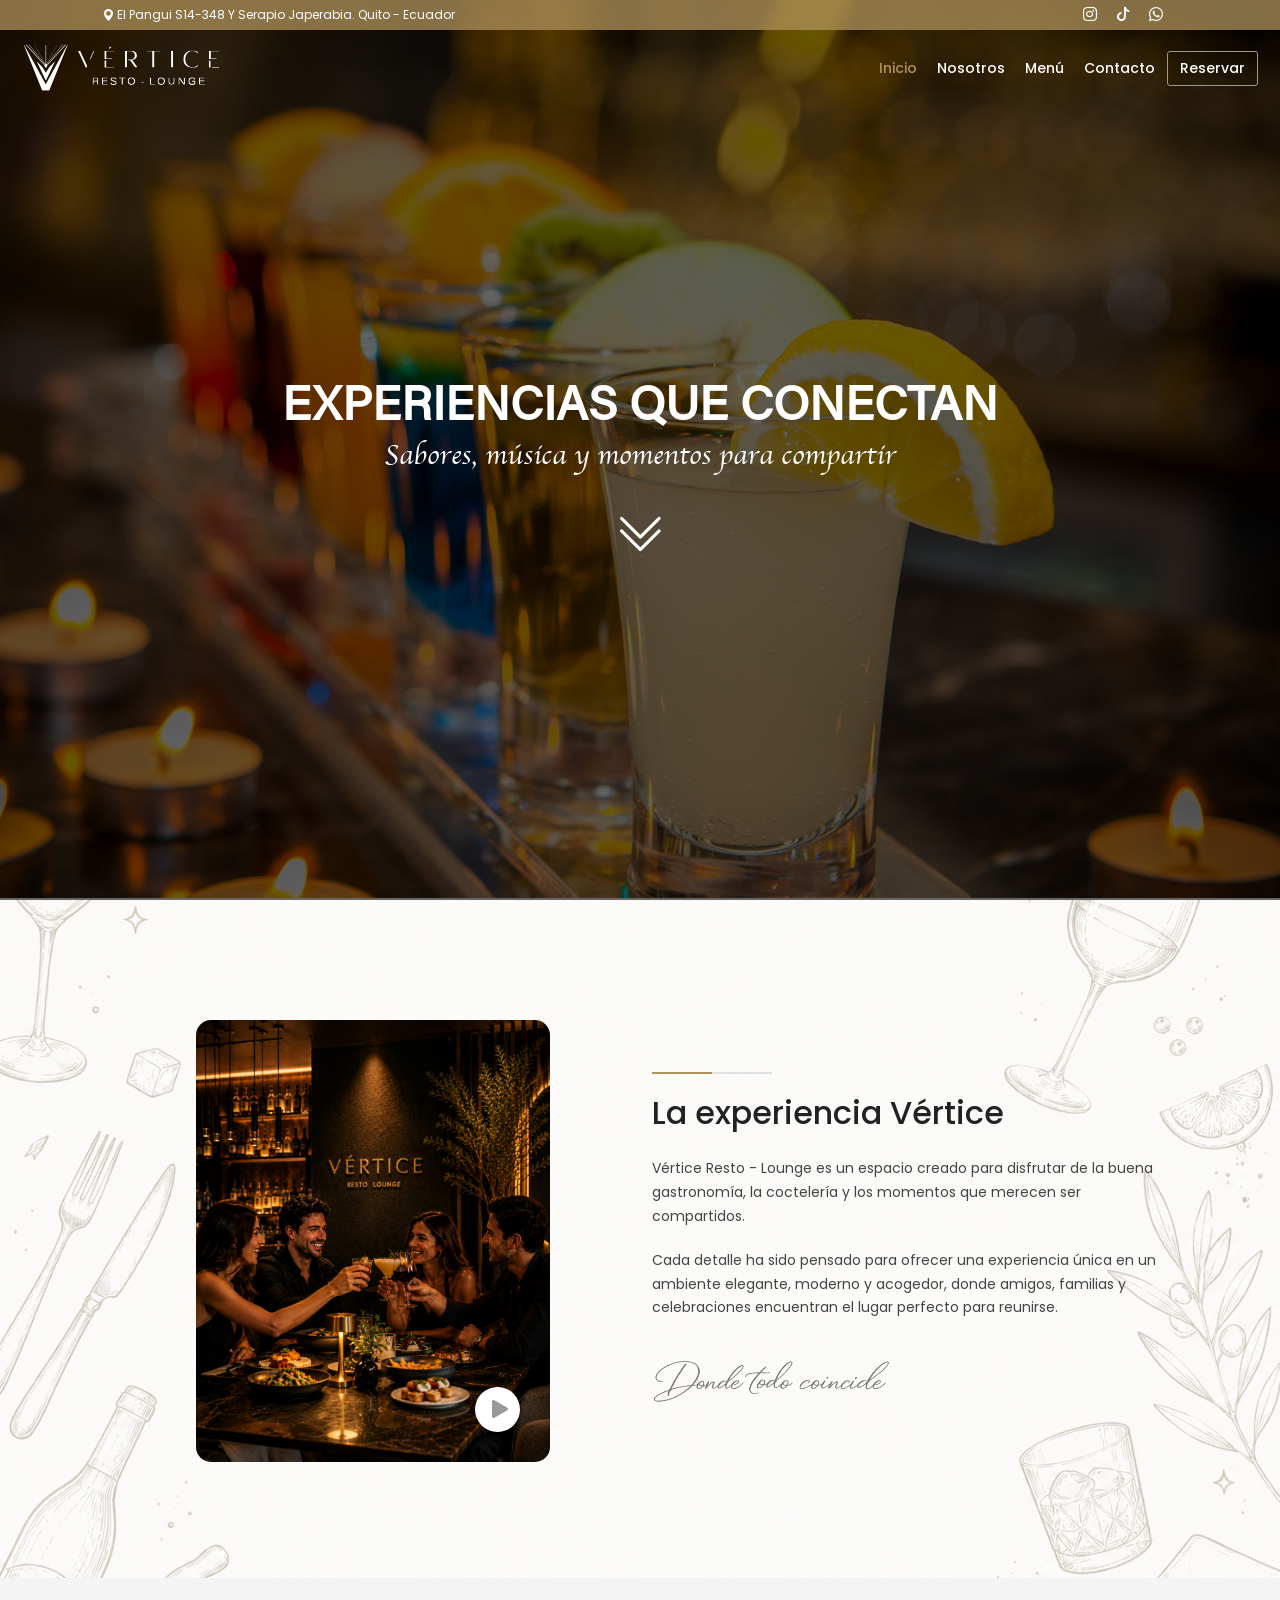
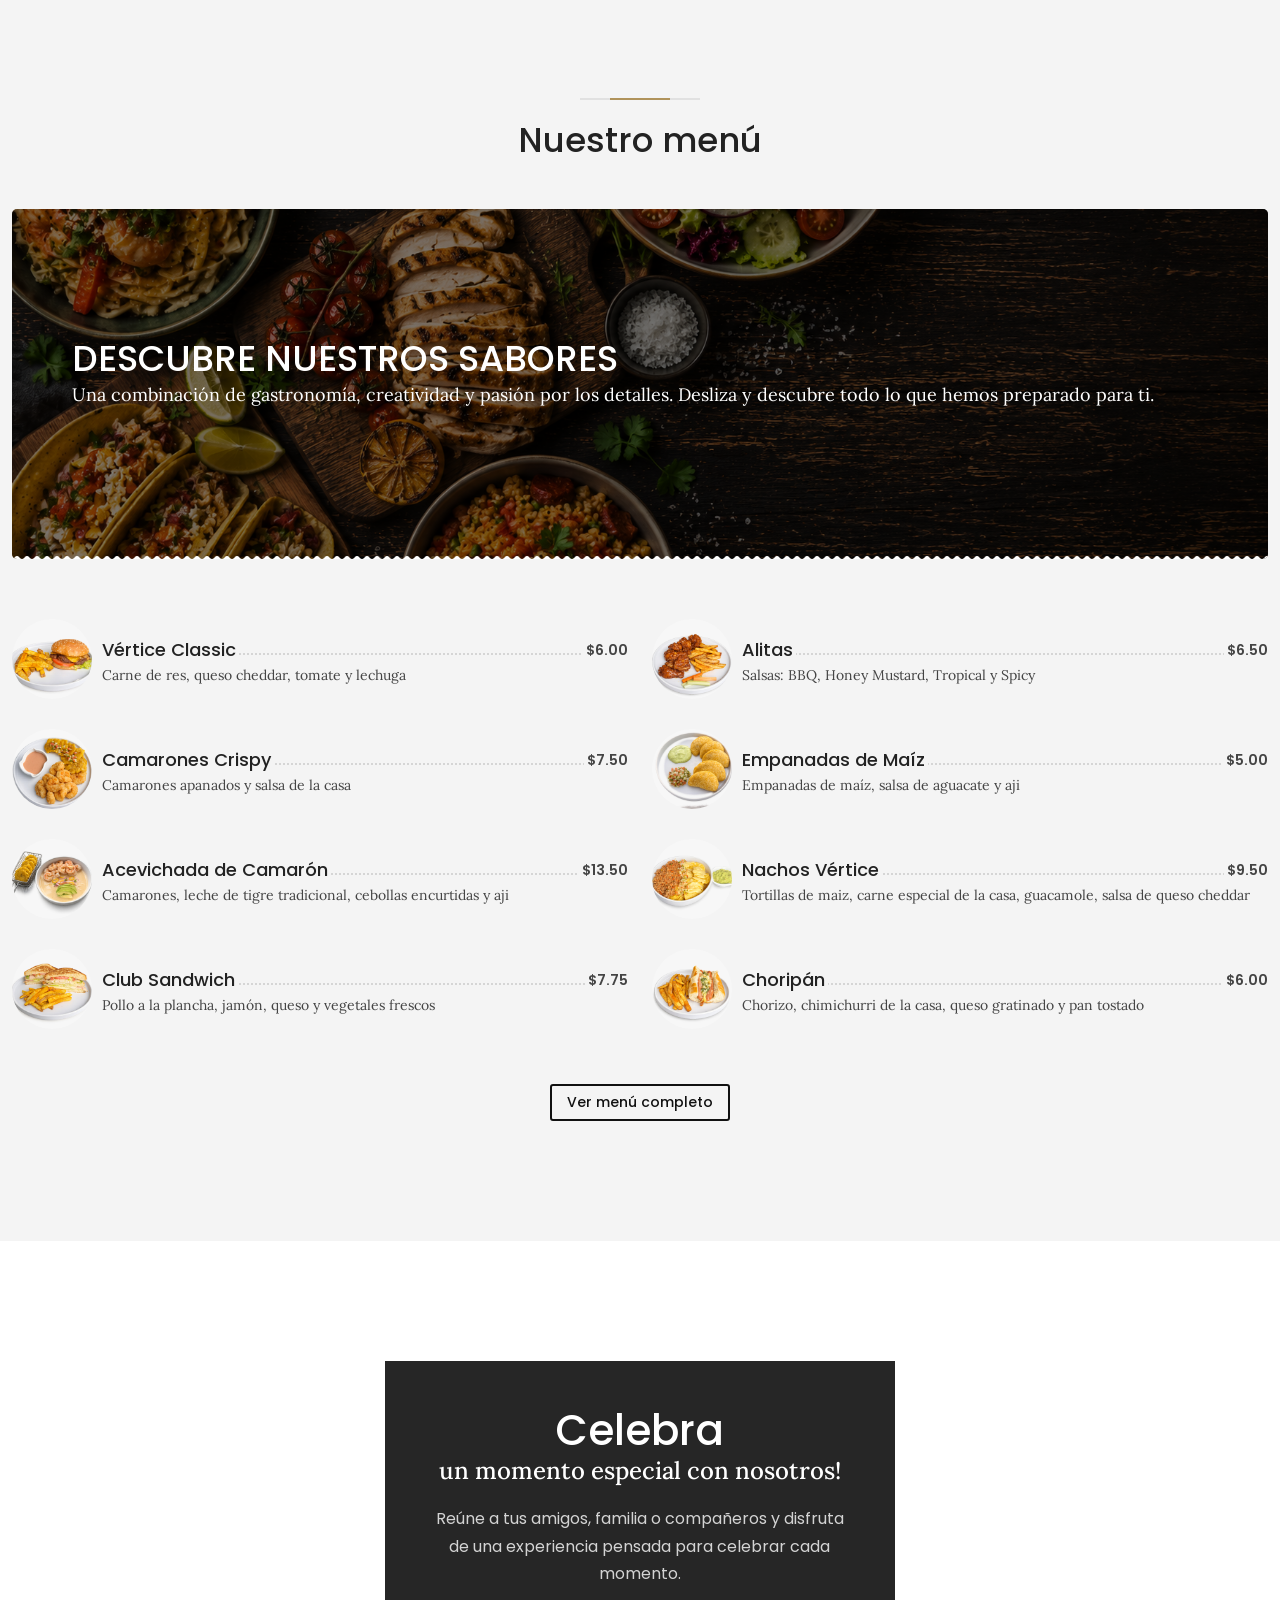
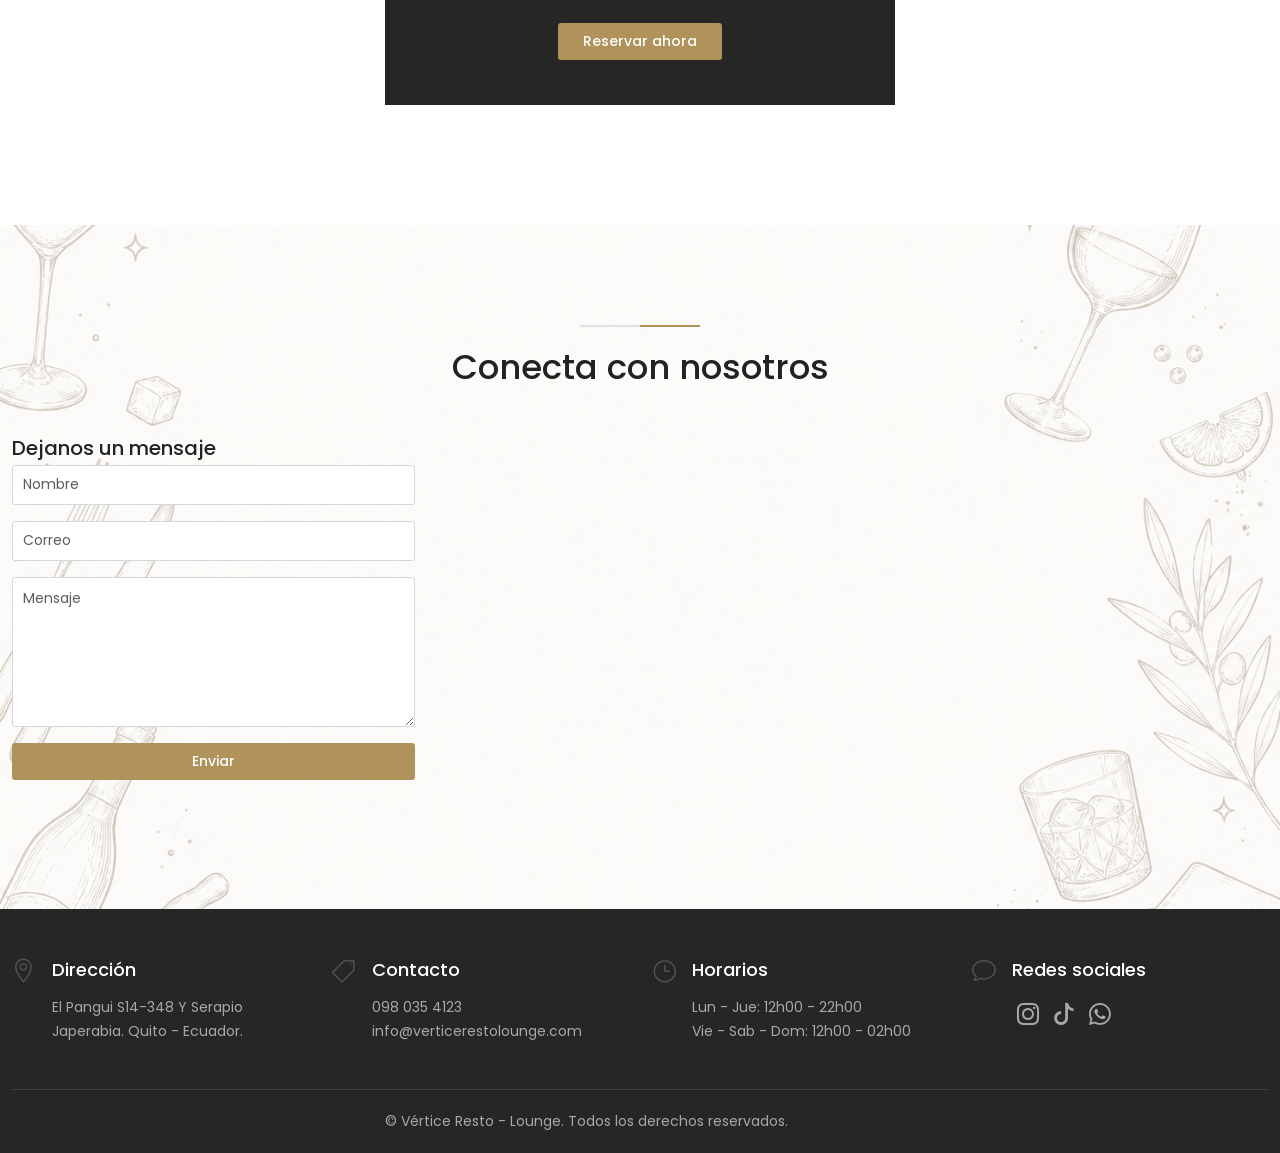
<file: index.html>
<!DOCTYPE html>
<html lang="es">

<head>
    <meta charset="utf-8">
    <meta name="viewport" content="width=device-width, initial-scale=1">
    <meta name="description" content="Vértice Resto - Lounge">
    <meta name="author" content="Vértice Resto - Lounge">
    <title>Vértice Resto - Lounge</title>

    <link rel="shortcut icon" href="assets/img/favicon.svg" type="image/svg+xml">

    <link rel="preconnect" href="https://fonts.googleapis.com">
	<link rel="preconnect" href="https://fonts.gstatic.com" crossorigin>
	<link href="https://fonts.googleapis.com/css2?family=Lora:ital@1&family=Poppins:wght@400;500;600;700&display=swap" rel="stylesheet">

    <link href="assets/css/vendors.min.css" rel="stylesheet">
    <link href="assets/css/style.css" rel="stylesheet">

    <link href="assets/css/wizard.css" rel="stylesheet">
    <link href="assets/css/vegas.min.css" rel="stylesheet">
    <link href="assets/css/custom.css" rel="stylesheet">

</head>

<body>
	
	<div id="preloader">
		<div data-loader="circle-side"></div>
	</div>
	
	<div class="top-bar">
		<div class="container-fluid">
			
			<div class="topbar-left">
				<span>
					<i class="bi bi-geo-alt-fill"></i>
					El Pangui S14-348 Y Serapio Japerabia. Quito - Ecuador
				</span>
			</div>

			<div class="topbar-right">
				<a href="https://www.instagram.com/vertice.uio" target="_blank" rel="noopener noreferrer"><i class="bi bi-instagram"></i></a>
				<a href="https://www.tiktok.com/@vertice.uio" target="_blank" rel="noopener noreferrer"><i class="bi bi-tiktok"></i></a>
				<a href="https://wa.me/593980354123" target="_blank" rel="noopener noreferrer"><i class="bi bi-whatsapp"></i></a>
			</div>

		</div>
	</div>

	<header class="header clearfix element_to_stick">
		<div class="container-fluid">

			<a href="#0" class="open_close">
				<i class="icon_menu"></i>
			</a>

			<div id="logo">
				
				<a href="index.html">
					<img src="assets/img/logo_horizontal_sin_eslogan.svg" width="200" height="55" class="logo_normal">
					<img src="assets/img/logo_horizontal_sin_eslogan.svg" width="200" height="55" class="logo_sticky">
				</a>
			</div>
		
			<nav class="main-menu">
				<div id="header_menu">
					<a href="#0" class="open_close">
						<i class="icon_close"></i>
					</a>
					<a href="index.html"><img style="filter: brightness(5);" src="assets/img/logo_horizontal_sin_eslogan.svg" width="180" height="45"></a>
				</div>
				<ul>
					<li>
						<a href="index.html" class="show-submenu nav-link active">Inicio</a>
					</li>
					<li>
						<a href="#nosotros" class="show-submenu nav-link">Nosotros</a>
					</li>
					<li>
						<a href="#menu" class="show-submenu nav-link">Menú</a>
					</li>
					<li>
						<a href="#contacto" class="show-submenu nav-link">Contacto</a>
					</li>
					<li>
						<a href="reservaciones.html" class="btn_top">Reservar</a>
					</li>
				</ul>
			</nav>
		</div>
	</header>
	
	<main>
		<div id="inicio" class="hero_kenbburns kenburns_slider">
		    <div class="opacity-mask d-flex align-items-center" data-opacity-mask="rgba(0, 0, 0, 0.6)">
		        <div class="container mt-5">
		            <div class="row justify-content-center text-center">
		                <div class="col-xl-8 col-lg-10 col-md-8 mt-2">
		                    <h1>EXPERIENCIAS QUE CONECTAN</h1>
		                    <p>Sabores, música y momentos para compartir</p>
		                    <a href="#nosotros" class="scroll-down">
								<i class="bi bi-chevron-double-down"></i>
							</a>
		                </div>
		            </div>
		        </div>
		    </div>
		</div>
		
		<div id="nosotros" class="pattern_2">
		    <div class="container margin_120_100 home_intro">
		        <div class="row justify-content-center d-flex align-items-center">
		            <div class="col-lg-5 text-lg-center d-none d-lg-block" data-cue="slideInUp">
		                <figure>
		                    <img src="assets/img/home_1.png" data-src="assets/img/home_1.png" width="354" height="440" class="img-fluid lazy">
		                    <!-- <a href="https://www.tiktok.com/@vertice.uio" class="btn_play" data-cue="zoomIn" data-delay="500"><span class="pulse_bt"><i class="bi bi-play-fill"></i></span></a> -->
		                    <a href="https://www.tiktok.com/@vertice.uio" class="btn_play" target="_blank" rel="noopener noreferrer"><span class="pulse_bt"><i class="bi bi-play-fill"></i></span></a>
		                </figure>
		            </div>
		            <div class="col-lg-5" data-cue="slideInUp" data-delay="500">
		                <div class="main_title">
		                    <span><em></em></span>
		                    <h2>La experiencia Vértice</h2>
		                </div>
		                <p>Vértice Resto - Lounge es un espacio creado para disfrutar de la buena gastronomía, la coctelería y los momentos que merecen ser compartidos.</p>
		                <p>Cada detalle ha sido pensado para ofrecer una experiencia única en un ambiente elegante, moderno y acogedor, donde amigos, familias y celebraciones encuentran el lugar perfecto para reunirse.</p>
		                <p><img src="assets/img/signature.png" width="240" height="50" class="mt-3"></p>
		            </div>
		        </div>
		    </div>
		</div>

		<div id="menu" class="bg_gray">
		    <div class="container margin_120_100" data-cue="slideInUp">
		        <div class="main_title center mb-5">
		            <span><em></em></span>
		            <h2>Nuestro menú</h2>
		        </div>

		        <div class="banner lazy" data-bg="url(assets/img/banner_bg.png)">
                    <div class="wrapper d-flex align-items-center justify-content-between opacity-mask" data-opacity-mask="rgba(0, 0, 0, 0.5)">
                        <div>
                            <h3>DESCUBRE NUESTROS SABORES</h3>
                            <p>Una combinación de gastronomía, creatividad y pasión por los detalles. Desliza y descubre todo lo que hemos preparado para ti.</p>
                        </div>
                        <!-- <figure class="d-none d-lg-block"><img src="assets/img/banner.svg" alt="" width="200" height="200" class="img-fluid"></figure> -->
                    </div>
					<div class="frame white"></div>
                </div>

		        <div class="row magnific-gallery homepage add_bottom_25">
                    <div class="col-lg-6" data-cue="slideInUp">
                        <div class="menu_item">
                            <figure>
                                <a href="assets/img/menu_items/1.jpeg" title="Vértice Classic" data-effect="mfp-zoom-in">
                                    <img src="assets/img/menu_items/1.jpeg" data-src="assets/img/menu_items/1.jpeg" class="lazy">
                                </a>
                            </figure>
                            <div class="menu_title">
                                <h3>Vértice Classic</h3><em>$6.00</em>
                            </div>
                            <p>Carne de res, queso cheddar, tomate y lechuga</p>
                        </div>
                    </div>
                    <div class="col-lg-6" data-cue="slideInUp">
                        <div class="menu_item">
                            <figure>
                                <a href="assets/img/menu_items/2.jpeg" title="Alitas" data-effect="mfp-zoom-in">
                                    <img src="assets/img/menu_items/2.jpeg" data-src="assets/img/menu_items/2.jpeg" class="lazy">
                                </a>
                            </figure>
                            <div class="menu_title">
                                <h3>Alitas</h3><em>$6.50</em>
                            </div>
                            <p>Salsas: BBQ, Honey Mustard, Tropical y Spicy</p>
                        </div>
                    </div>
                    <div class="col-lg-6" data-cue="slideInUp">
                        <div class="menu_item">
                            <figure>
                                <a href="assets/img/menu_items/3.jpeg" title="Camarones Crispy" data-effect="mfp-zoom-in">
                                    <img src="assets/img/menu_items/3.jpeg" data-src="assets/img/menu_items/3.jpeg" class="lazy">
                                </a>
                            </figure>
                            <div class="menu_title">
                                <h3>Camarones Crispy</h3><em>$7.50</em>
                            </div>
                            <p>Camarones apanados y salsa de la casa</p>
                        </div>
                    </div>
                    <div class="col-lg-6" data-cue="slideInUp">
                        <div class="menu_item">
                            <figure>
                                <a href="assets/img/menu_items/4.jpeg" title="Empanadas de Maíz" data-effect="mfp-zoom-in">
                                    <img src="assets/img/menu_items/4.jpeg" data-src="assets/img/menu_items/4.jpeg" class="lazy">
                                </a>
                            </figure>
                            <div class="menu_title">
                                <h3>Empanadas de Maíz</h3><em>$5.00</em>
                            </div>
                            <p>Empanadas de maíz, salsa de aguacate y aji</p>
                        </div>
                    </div>
                    <div class="col-lg-6" data-cue="slideInUp">
                        <div class="menu_item">
                            <figure>
                                <a href="assets/img/menu_items/5.jpeg" title="Acevichada de Camarón" data-effect="mfp-zoom-in">
                                    <img src="assets/img/menu_items/5.jpeg" data-src="assets/img/menu_items/5.jpeg" class="lazy">
                                </a>
                            </figure>
                            <div class="menu_title">
                                <h3>Acevichada de Camarón</h3><em>$13.50</em>
                            </div>
                            <p>Camarones, leche de tigre tradicional, cebollas encurtidas y aji</p>
                        </div>
                    </div>
                   	<div class="col-lg-6" data-cue="slideInUp">
                        <div class="menu_item">
                            <figure>
                                <a href="assets/img/menu_items/6.jpeg" title="Nachos Vértice" data-effect="mfp-zoom-in">
                                    <img src="assets/img/menu_items/6.jpeg" data-src="assets/img/menu_items/6.jpeg" class="lazy">
                                </a>
                            </figure>
                            <div class="menu_title">
                                <h3>Nachos Vértice</h3><em>$9.50</em>
                            </div>
                            <p>Tortillas de maiz, carne especial de la casa, guacamole, salsa de queso cheddar</p>
                        </div>
                    </div>
                    <div class="col-lg-6" data-cue="slideInUp">
                        <div class="menu_item">
                            <figure>
                                <a href="assets/img/menu_items/7.jpeg" title="Club Sandwich" data-effect="mfp-zoom-in">
                                    <img src="assets/img/menu_items/7.jpeg" data-src="assets/img/menu_items/7.jpeg" class="lazy">
                                </a>
                            </figure>
                            <div class="menu_title">
                                <h3>Club Sandwich</h3><em>$7.75</em>
                            </div>
                            <p>Pollo a la plancha, jamón, queso y vegetales frescos</p>
                        </div>
                    </div>
                    <div class="col-lg-6" data-cue="slideInUp">
                        <div class="menu_item">
                            <figure>
                                <a href="assets/img/menu_items/8.jpeg" title="Choripán" data-effect="mfp-zoom-in">
                                    <img src="assets/img/menu_items/8.jpeg" data-src="assets/img/menu_items/8.jpeg" class="lazy">
                                </a>
                            </figure>
                            <div class="menu_title">
                                <h3>Choripán</h3><em>$6.00</em>
                            </div>
                            <p>Chorizo, chimichurri de la casa, queso gratinado y pan tostado</p>
                        </div>
                    </div>
                </div>
		        <p class="text-center"><a href="menu.html" class="btn_1 outline" data-cue="zoomIn">Ver menú completo</a></p>
		    </div>

		</div>

		<div class="call_section lazy" data-bg="url(assets/img/bg_call_section.png)">
		    <div class="container clearfix">
		    	<div class="row justify-content-center">
			        <div class="col-lg-5 col-md-6 text-center">
			            <div class="box_1" data-cue="slideInUp">
			                <h2>Celebra<span>un momento especial con nosotros!</span></h2>
			                <p>Reúne a tus amigos, familia o compañeros y disfruta de una experiencia pensada para celebrar cada momento.</p>
			                <a href="reservaciones.html" class="btn_1 mt-3">Reservar ahora</a>
			            </div>
			        </div>
			    </div>
    		</div>
    	</div>

		<div id="contacto" class="pattern_2">
		    <div class="container padding_100_40">
				<div class="main_title center mb-5">
		            <span><em></em></span>
		            <h2>Conecta con nosotros</h2>
		        </div>
		    <h5 class="mb_5">Dejanos un mensaje</h5>
		    <div class="row">
		        <div class="col-lg-4 col-md-6 add_bottom_25">
		            <div id="message-contact"></div>
		            <form method="post" action="assets/phpmailer/contact_template_email_smtp.php" id="contactform" autocomplete="off">
		                <div class="form-group">
		                    <input class="form-control" type="text" placeholder="Nombre" id="name_contact" name="name_contact">
		                </div>
		                <div class="form-group">
		                    <input class="form-control" type="email" placeholder="Correo" id="email_contact" name="email_contact">
		                </div>
		                <div class="form-group">
		                    <textarea class="form-control" style="height: 150px;" placeholder="Mensaje" id="message_contact" name="message_contact"></textarea>
		                </div>
		                <div class="form-group">
		                    <input class="btn_1 full-width" type="submit" value="Enviar" id="submit-contact">
		                </div>
		            </form>
		        </div>
		        <div class="col-lg-8 col-md-6 add_bottom_25">
		            <iframe class="map_contact" src="https://www.google.com/maps/embed?pb=!1m14!1m12!1m3!1d997.4442380189663!2d-78.53784780902066!3d-0.26091263497648554!2m3!1f0!2f0!3f0!3m2!1i1024!2i768!4f13.1!5e0!3m2!1ses-419!2sec!4v1780613115140!5m2!1ses-419!2sec" allowfullscreen></iframe>
		        </div>
		    </div>
		</div>
		</div>
	</main>

	<footer>
	    <div class="frame black"></div>
	    <div class="container">
	        <div class="row">
	            <div class="col-xl-3 col-lg-6 col-md-6 col-sm-6">
	                <div class="footer_wp">
	                    <i class="icon_pin_alt"></i>
	                    <h3>Dirección</h3>
	                    <p>El Pangui S14-348 Y Serapio Japerabia. Quito - Ecuador.</p>
	                </div>
	            </div>
	            <div class="col-xl-3 col-lg-6 col-md-6 col-sm-6">
	                <div class="footer_wp">
	                    <i class="icon_tag_alt"></i>
	                    <h3>Contacto</h3>
	                    <p><a href="tel:+593980354123">098 035 4123</a><br><a href="#0">info@verticerestolounge.com</a></p>
	                </div>
	            </div>
	            <div class="col-xl-3 col-lg-6 col-md-6 col-sm-6">
	                <div class="footer_wp">
	                    <i class="icon_clock_alt"></i>
	                    <h3>Horarios</h3>
	                    <ul>
	                        <li>Lun - Jue: 12h00 - 22h00</li>
	                        <li>Vie - Sab - Dom: 12h00 - 02h00</li>
	                    </ul>
	                </div>
	            </div>
				<div class="col-xl-3 col-lg-6 col-md-6 col-sm-6">
	                <div class="footer_wp pb-0">
	                    <i class="icon_comment_alt"></i>
	                    <h3>Redes sociales</h3>
	                </div>
					<div class="follow_us">
					    <ul>
					        <li><a href="https://www.instagram.com/vertice.uio" target="_blank" rel="noopener noreferrer"><i class="bi bi-instagram"></i></a></li>
					        <li><a href="https://www.tiktok.com/@vertice.uio" target="_blank" rel="noopener noreferrer"><i class="bi bi-tiktok"></i></a></li>
					        <li><a href="https://wa.me/593980354123" target="_blank" rel="noopener noreferrer"><i class="bi bi-whatsapp"></i></a></li>
					    </ul>
					</div>
	            </div>
	        </div>

	        <hr>
	        <div class="row justify-content-center">
	            <div class="col-sm-5">
	                <p class="copy">© Vértice Resto - Lounge. Todos los derechos reservados.</p>
	            </div>
	        </div>
	    </div>
	</footer>

	<div id="toTop"></div>

    <script src="assets/js/common_scripts.min.js"></script>
    <script src="assets/js/common_func.js"></script>
    <script src="assets/phpmailer/validate.js"></script>

    <script src="assets/js/vegas.min.js"></script>
    <script>
		$(function() {
			"use strict";
			$('.kenburns_slider').vegas({
				slides: [
					{ src: 'assets/img/slides/slide_home_1.jpg' },
					{ src: 'assets/img/slides/slide_home_2.jpg' },
					{ src: 'assets/img/slides/slide_home_3.jpg' }
				],
				overlay: false,
					transition: 'fade2',
					animation: 'kenburnsUpRight',
					transitionDuration: 1000,
					delay: 4000,
					animationDuration: 70000
			});
		});

		const sections = [
			document.getElementById("nosotros"),
			document.getElementById("menu"),
			document.getElementById("contacto")
		];

		const navLinks = document.querySelectorAll(".nav-link");

		window.addEventListener("scroll", () => {

			let current = "inicio";

			if (window.scrollY >= 500) current = "nosotros";
			if (window.scrollY >= 1200) current = "menu";
			if (window.scrollY >= 3000) current = "contacto";

			navLinks.forEach(link => {
				link.classList.remove("active");

				const href = link.getAttribute("href");

				if (
					(current === "inicio" && href === "index.html") ||
					href === "#" + current
				) {
					link.classList.add("active");
				}
			});
		});
    </script>

    <script src="assets/js/wizard/wizard_scripts.min.js"></script>
    <script src="assets/js/wizard/wizard_func.js"></script>

</body>
</html>
</file>
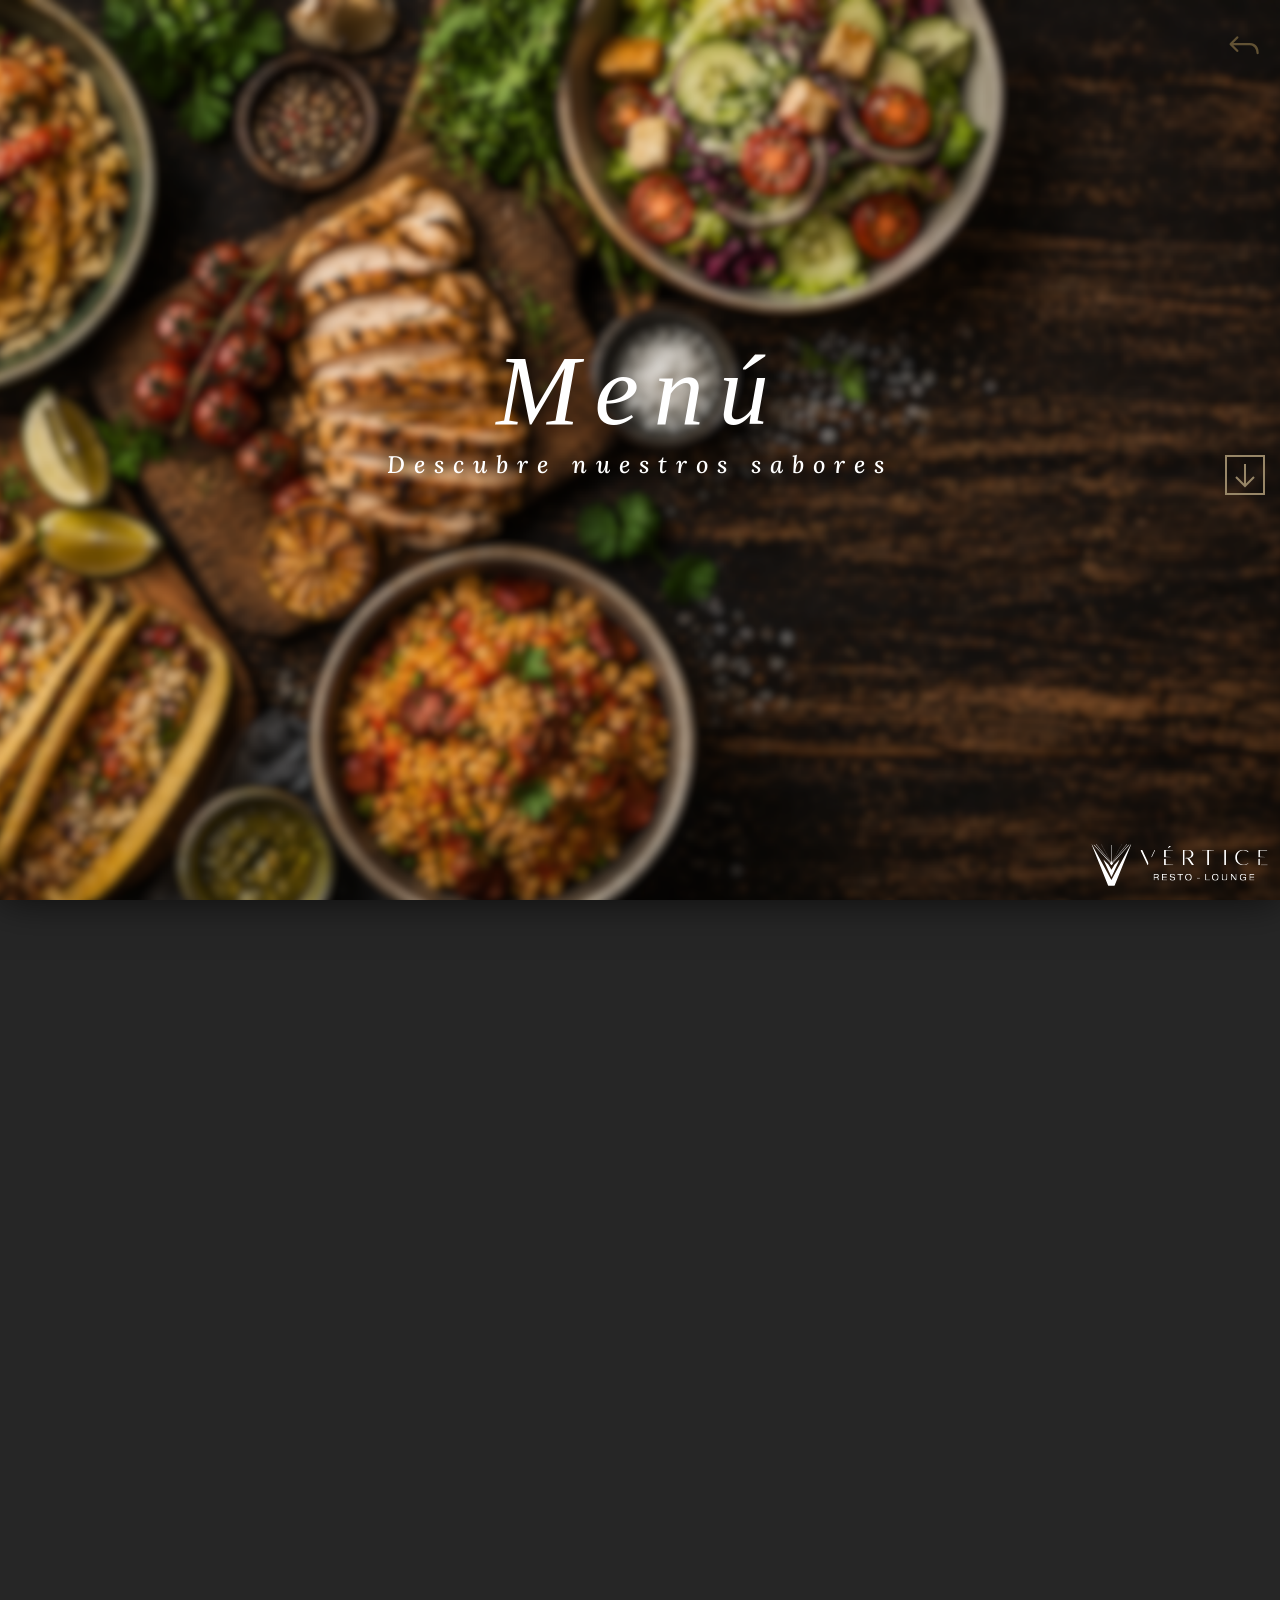
<file: menu.html>
<!DOCTYPE html>
<html lang="es-EC">

<head>
    <meta charset="utf-8">
    <meta name="viewport" content="width=device-width, initial-scale=1">
    <meta name="description" content="Vértice Resto Lounge">
    <meta name="author" content="Vértice Resto Lounge">
    <title>Vértice Resto - Lounge</title>

    <link rel="shortcut icon" href="assets/img/favicon.svg" type="image/svg+xml">

    <link rel="preconnect" href="https://fonts.googleapis.com">
	<link rel="preconnect" href="https://fonts.gstatic.com" crossorigin>
	<link href="https://fonts.googleapis.com/css2?family=Lora:ital@1&family=Poppins:wght@400;500;600;700&display=swap" rel="stylesheet">

    <link href="assets/css/vendors.min.css" rel="stylesheet">
    <link href="assets/css/style.css" rel="stylesheet">

    <link href="assets/css/day_menu.css" rel="stylesheet">

    <link href="assets/css/custom.css" rel="stylesheet">

    <style type="text/css">
        @media (prefers-reduced-motion: no-preference) {
          :root {
            scroll-behavior: inherit;
          }
        }
    </style>
</head>

<body>

    <div id="preloader">
        <div data-loader="circle-side"></div>
    </div>

    <section class="menu-section">
        <div class="full-container">
            <h1 class="p-3">Menú<span>Descubre nuestros sabores</span></h1>
            <div>
                <img src="assets/img/logo_horizontal_sin_eslogan.svg" width="180" height="50" class="logo_normal">
            </div>
        </div>
    </section>

    <section class="menu-section">
        <div class="full-container">
            <div class="half-container"></div>

            <div class="half-container">
                <div class="txt_container">
                    <div class="m_title">
                        <h2>APERITIVOS</h2>
                        <!-- <p></p> -->
                    </div>
                    <ul>
                        <li>
                            <h3>Empanadas de maíz <span>$5.00</span></h3>
                            <p>Empanadas de maíz, salsa de aguacate y aji</p>
                        </li>
                         <li>
                            <h3>Empanadas de Verde <span>$6.00</span></h3>
                            <p>Empanadas de verde rellenas, salsa de aguacate y aji.</p>
                        </li>
                        <li>
                            <h3>Mozzarella Sticks <span>$5.50</span></h3>
                            <p>Bastones de mozzarella dorados, salsa de aguacate y aji</p>
                        </li>
                        <li>
                            <h3>Cheddar Fries <span>$6.00</span></h3>
                            <p>Papas fritas cubiertas con queso cheddar, tocino y salchicha, acompañadas de salsa de la casa</p>
                        </li>
                    </ul>
                </div>
            </div>
        </div>
    </section>

    <section class="menu-section">
        <div class="full-container">
            <div class="half-container"></div>
            <div class="half-container">
                <div class="txt_container">
                    <div class="m_title">
                        <h2>HAMBURGUESAS</h2>
                        <p>Incluye papas fritas y salsa de la casa</p>
                    </div>
                    <ul>
                        <li>
                            <h3>Vértice Classic <span>$6.00</span></h3>
                            <p>Carne de res, queso cheddar, tomate y lechuga</p>
                        </li>
                        <li>
                            <h3>Hawaiian Burger <span>$6.75</span></h3>
                            <p>Hamburguesa clásica, mermelada de piña asada, cebolla caramelizada y queso</p>
                        </li>
                        <li>
                            <h3>Bacon Coffee Signature <span>$7.75</span></h3>
                            <p>Miel de tocino y café, cebolla caramelizada, queso cheddar</p>
                        </li>
                    </ul>
                </div>
            </div>
        </div>
    </section>

   <section class="menu-section">
        <div class="full-container">
            <div class="half-container"></div>
            <div class="half-container">
                <div class="txt_container">
                    <div class="m_title mb-4">
                        <h2>SÁNDWICHES DE LA CASA</h2>
                        <p class="mb-0">Incluye 1 guarnición a elección (Papas fritas, papas salteadas, patacones, ensalada fresca o guacamole)</p>
                    </div>
                    <ul>
                        <li>
                            <h3>Club Sandwich <span>$7.75</span></h3>
                            <p>Pollo a la plancha, jamón, queso y vegetales frescos</p>
                        </li>
                        <li>
                            <h3>Philly Steak Sandwich <span>$10.00</span></h3>
                            <p class="mb-0">Tradicional: jugosa carne, queso fundido, salsas de la casa y pan a elección</p>
                            <p>De la Casa: jugosa carne, cebolla caramelizada, pimientos tatemados, queso fundido, salsas de la casa y pan a elección</p>
                        </li>
                        <li>
                            <h3>Philly Chicken Sandwich <span>$9.00</span></h3>
                            <p>Pollo a la plancha, queso fundido, cebolla caramelizada, champiñones salteados y pan a elección</p>
                        </li>
                        <li>
                            <h3>Choripán <span>$6.00</span></h3>
                            <p>Chorizo, chimichurri de la casa, queso gratinado y pan tostado</p>
                        </li>
                    </ul>
                </div>
            </div>
        </div>
    </section>
    
    <section class="menu-section">
        <div class="full-container">
            <div class="half-container"></div>
            <div class="half-container">
                <div class="txt_container">
                    <div class="m_title">
                        <h2>ALITAS</h2>
                        <p>Incluye 1 guarnición a elección y ensalada fresca (Papas fritas, papas salteadas, patacones, ensalada fresca o guacamole)</p>
                        
                    </div>
                    <ul>
                        <li class="mb-3">
                            <h3>6 Alitas <span>$6.50</span></h3>
                        </li>
                        <li class="mb-3">
                            <h3>12 Alitas <span>$11.00</span></h3>
                        </li>
                        <li class="mb-3">
                            <h3>18 Alitas <span>$17.00</span></h3>
                        </li>
                        <p class="mt-4">Salsas: BBQ, Teriyaki, Tropical y Spicy</p>
                    </ul>
                </div>
            </div>
        </div>
    </section>

    <section class="menu-section">
        <div class="full-container">
            <div class="half-container"></div>
            <div class="half-container">
                <div class="txt_container">
                    <div class="m_title">
                        <h2>ESPECIALIDADES</h2>
                        <p class="mb-0">Incluye 1 guarnición a elección</p>
                        <p>(Papas fritas, papas salteadas, patacones, ensalada fresca o guacamole)</p>
                    </div>
                    <ul>
                        <li>
                            <h3>Camarones Crispy <span>$7.50</span></h3>
                            <p>Camarones apanados y salsa de la casa</p>
                        </li>
                        <li>
                            <h3>Chicharrón Colombiano <span>$10.00</span></h3>
                            <p>Crujiente chicharrón servido con guacamole</p>
                        </li>
                    </ul>
                </div>
            </div>
        </div>
    </section>

    <section class="menu-section">
        <div class="full-container">
            <div class="half-container"></div>
            <div class="half-container">
                <div class="txt_container">
                    <div class="m_title">
                        <h2>PICADAS VÉRTICE</h2>
                    </div>
                    <ul>
                        <li>
                            <h3>Nachos Vértice <span>$9.50</span></h3>
                            <p>Tortillas de maiz, carne especial de la casa, guacamole, salsa de queso cheddar</p>
                        </li>
                        <li>
                            <h3>Bahía Marina <span>$13.50</span></h3>
                            <p>Camarones, calamar y pescado apanado, salsa de la casa</p>
                        </li>
                        <li>
                            <h3>Mar & Tierra <span>$14.00</span></h3>
                            <p>Pollo a la plancha, salchichas, camarones y salsa de la casa</p>
                        </li>
                        <li>
                            <h3>Acevichada de Camarón <span>$13.50</span></h3>
                            <p>Camarones, leche de tigre tradicional, cebollas encurtidas y aji</p>
                        </li>
                    </ul>
                </div>
            </div>
        </div>
    </section>

    <section class="menu-section">
        <div class="full-container">
            <div class="half-container"></div>
            <div class="half-container">
                <div class="txt_container">
                    <div class="m_title">
                        <h2>BEBIDAS</h2>
                    </div>
                    <ul>
                        <li class="mb-4">
                            <h3>Limonada <span>$1.50</span></h3>
                        </li>
                        <li>
                            <h3>Jugo Natural <span>$1.50</span></h3>
                            <p>Fresa, Mora, Maracuyá y Guanábana</p>
                        </li>
                        <li>
                            <h3>Jarra de Jugo <span>$5.00</span></h3>
                            <p>Fresa, Mora, Maracuyá y Guanábana</p>
                        </li>
                        <li>
                            <h3 class="mb-4">Agua <span>$0.75</span></h3>
                        </li>
                        <li>
                            <h3 class="mb-4">Agua Mineral <span>$1.00</span></h3>
                        </li>
                        <li>
                            <h3 class="mb-4">Gaseosas Personales <span>$1.00</span></h3>
                        </li>
                    </ul>
                </div>
            </div>
        </div>
    </section>
    
    <section class="menu-section">
        <div class="full-container">
            <div class="half-container"></div>
            <div class="half-container">
                <div class="txt_container">
                    <div class="m_title">
                        <h2>CERVEZAS</h2>
                    </div>
                    <ul>
                        <li class="mb-4">
                            <h3>Pilsener <span>$2.00</span></h3>
                        </li>
                        <li class="mb-4">
                            <h3>Club <span>$2.50</span></h3>
                        </li>
                        <li class="mb-4">
                            <h3>Modelo <span>$4.00</span></h3>
                        </li>
                        <li class="mb-4">
                            <h3>Corona <span>$2.75</span></h3>
                        </li>
                        <li class="mb-4">
                            <h3>Heineken <span>$2.75</span></h3>
                        </li>
                        <li class="mb-4">
                            <h3>Heineken Cero <span>$2.75</span></h3>
                        </li>
                    </ul>
                </div>
            </div>
        </div>
    </section>

    <section class="menu-section">
        <div class="full-container">
            <div class="half-container"></div>
            <div class="half-container">
                <div class="txt_container">
                    <div class="m_title mb-3">
                        <h2>CERVEZA ARTESANAL</h2>
                    </div>
                    <ul>
                        <h4 class="beer-category">RUBIAS</h4>

                        <li class="mb-4" style="text-align: left;">
                            <h5>HONEY PASSION</h5>
                            <div class="beer-details">
                                AVB 4.5% /
                                MALTOSIDAD ●○○ /
                                AMARGOR ●○○
                            </div>
                            <p>
                                Acidez ligera por su adición de maracuyá, percepción de la miel en el retrogusto
                            </p>
                        </li>

                        <li class="mb-4" style="text-align: left;">
                            <h5>BELGIAN TRIPEL</h5>
                            <div class="beer-details">
                                AVB 9.5%  /
                                MALTOSIDAD ●●○ /
                                AMARGOR ●○○
                            </div>
                            <p>
                                Una rubia engañosa, dulzor de malta moderado, sequedad en el retrogusto
                            </p>
                        </li>

                        <h4 class="beer-category">ROJA</h4>

                        <li class="mb-4" style="text-align: left;">
                            <h5>BELGIAN TRIPEL</h5>
                            <div class="beer-details">
                                AVB 9.5%  /
                                MALTOSIDAD ●●○ /
                                AMARGOR ●○○
                            </div>
                            <p>
                                Una rubia engañosa, dulzor de malta moderado, sequedad en el retrogusto
                            </p>
                        </li>
                    </ul>
                </div>
            </div>
        </div>
    </section>

    <section class="menu-section">
        <div class="full-container">
            <div class="half-container"></div>
            <div class="half-container">
                <div class="txt_container">
                    <div class="m_title mb-3">
                        <h2>CERVEZA ARTESANAL</h2>
                    </div>
                    <ul>
                        <h4 class="beer-category">OBSCURA</h4>

                        <li class="mb-4" style="text-align: left;">
                            <h5>EXTRA STOUT</h5>
                            <div class="beer-details">
                                AVB 7% /
                                MALTOSIDAD ●○○ /
                                AMARGOR ●○○
                            </div>
                            <p>
                                Robusta con cuerpo pleno, adición de cacao, espuma espesa y cremosa
                            </p>
                        </li>

                        <h4 class="beer-category">ELIGE EL TAMAÑO</h4>

                        <div class="beer-sizes">
                            <div><strong>Copa</strong> 330 ml <span>$3.50</span></div>
                            <div><strong>Pinta</strong> 500 ml <span>$5.50</span></div>
                            <div><strong>Litro</strong> 1 L<span>$11.00</span></div>
                        </div>

                        <h4 class="beer-category mb-4"></h4>

                        <li class="mb-2" style="text-align: left;">
                            <h5 class="mb-0">SAMPLER <span>$7.00</span></h5>
                            <p class="mb-0">Disfruta de nuestras 4 cervezas</p>
                        </li>

                        <li style="text-align: left;">
                            <h5 class="mb-0">LATA <span>$5.00</span></h5>
                            <p class="mb-0">Pregunta por nuestros sabores disponibles</p>
                        </li>

                    </ul>
                </div>
            </div>
        </div>
    </section>

    <section class="menu-section">
        <div class="full-container">
            <div class="half-container"></div>
            <div class="half-container">
                <div class="txt_container">
                    <div class="m_title">
                        <h2>COCTELERÍA</h2>
                    </div>
                    <ul>
                        <li class="mb-4">
                            <h3>Mojito <span>$5.00</span></h3>
                        </li>
                        <li class="mb-4">
                            <h3>Paloma <span>$5.50</span></h3>
                        </li>
                        <li class="mb-4">
                            <h3>Piña Colada <span>$6.00</span></h3>
                        </li>
                        <li class="mb-4">
                            <h3>Margarita <span>$6.50</span></h3>
                        </li>
                        <li class="mb-4">
                            <h3>Michelada Clásica <span>$5.00</span></h3>
                        </li>
                        <li class="mb-4">
                            <h3>Michelada de Maracuyá <span>$6.00</span></h3>
                        </li>
                    </ul>
                </div>
            </div>
        </div>
    </section>

    <section class="menu-section">
        <div class="full-container">
            <div class="half-container"></div>
            <div class="half-container">
                <div class="txt_container">
                    <h2 class="mb-3">MENÚ INFANTIL</h2>
                    <ul class="mb-5">
                        <li>
                            <h3>Mini Vértice <span>$4.00</span></h3>
                            <p>Proteína a elección, papas y ensalada</p>
                        </li>
                    </ul>
                    <h2 class="mb-3">EXTRAS</h2>
                    <ul class="mb-5">
                        <li class="mb-3">
                            <h3>Carne <span>$2.00</span></h3>
                        </li>
                        <li class="mb-3">
                            <h3>Queso mozzarella o cheddar <span>$0.50</span></h3>
                        </li>
                        <li class="mb-3">
                            <h3>Tocino <span>$1.00</span></h3>
                        </li>
                    </ul>
                </div>
            </div>
        </div>
    </section>

    <section class="menu-section">
        <div class="full-container">
            <div class="half-container"></div>
            <div class="half-container">
                <div class="txt_container">
                    <h3>Gracias por visitarnos</h3>
                    <p>Esperamos que disfrutes cada sabor, cada detalle y cada momento en Vértice Resto Lounge.</p>
                    <p>Síguenos: <a>@vertice.uio</a></p>
                </div>
            </div>
        </div>
    </section>

    <nav>
        <ul class="vertical-nav">
            <li><a href="#0" class="prev inactive">Next</a></li>
            <li><a href="#0" class="next">Prev</a></li>
        </ul>
    </nav> <!-- End vertical-nav-->
    
    <nav>
        <ul class="top-nav">
            <li><a href="index.html#menu" class="back"><i class="arrow_back"></i></a></li>
        </ul>
    </nav> <!-- End top-nav-->

    <!-- COMMON SCRIPTS -->
    <script src="assets/js/common_scripts.min.js"></script>
    <script src="assets/js/common_func.js"></script>
    <script src="assets/phpmailer/validate.js"></script>

    <!-- Specific scripts -->
    <script src="assets/js/day_menu.js"></script>

</body>

</html>
</file>
<file: assets/css/style.css>
/*-------- Preloader --------*/
#preloader {
  position: fixed;
  top: 0;
  left: 0;
  right: 0;
  width: 100%;
  height: 100%;
  bottom: 0;
  background-color: #fff;
  z-index: 99999999999 !important;
}

[data-loader="circle-side"] {
  position: absolute;
  width: 50px;
  height: 50px;
  top: 50%;
  left: 50%;
  margin-left: -25px;
  margin-top: -25px;
  -webkit-animation: circle infinite .95s linear;
  -moz-animation: circle infinite .95s linear;
  -o-animation: circle infinite .95s linear;
  animation: circle infinite .95s linear;
  border: 2px solid #B0935B;
  border-top-color: rgba(0, 0, 0, 0.2);
  border-right-color: rgba(0, 0, 0, 0.2);
  border-bottom-color: rgba(0, 0, 0, 0.2);
  -webkit-border-radius: 100%;
  -moz-border-radius: 100%;
  -ms-border-radius: 100%;
  border-radius: 100%;
}

@-webkit-keyframes circle {
  0% {
    -webkit-transform: rotate(0);
    -moz-transform: rotate(0);
    -ms-transform: rotate(0);
    -o-transform: rotate(0);
    transform: rotate(0);
  }
  100% {
    -webkit-transform: rotate(360deg);
    -moz-transform: rotate(360deg);
    -ms-transform: rotate(360deg);
    -o-transform: rotate(360deg);
    transform: rotate(360deg);
  }
}
@-moz-keyframes circle {
  0% {
    -webkit-transform: rotate(0);
    -moz-transform: rotate(0);
    -ms-transform: rotate(0);
    -o-transform: rotate(0);
    transform: rotate(0);
  }
  100% {
    -webkit-transform: rotate(360deg);
    -moz-transform: rotate(360deg);
    -ms-transform: rotate(360deg);
    -o-transform: rotate(360deg);
    transform: rotate(360deg);
  }
}
@-o-keyframes circle {
  0% {
    -webkit-transform: rotate(0);
    -moz-transform: rotate(0);
    -ms-transform: rotate(0);
    -o-transform: rotate(0);
    transform: rotate(0);
  }
  100% {
    -webkit-transform: rotate(360deg);
    -moz-transform: rotate(360deg);
    -ms-transform: rotate(360deg);
    -o-transform: rotate(360deg);
    transform: rotate(360deg);
  }
}
@keyframes circle {
  0% {
    -webkit-transform: rotate(0);
    -moz-transform: rotate(0);
    -ms-transform: rotate(0);
    -o-transform: rotate(0);
    transform: rotate(0);
  }
  100% {
    -webkit-transform: rotate(360deg);
    -moz-transform: rotate(360deg);
    -ms-transform: rotate(360deg);
    -o-transform: rotate(360deg);
    transform: rotate(360deg);
  }
}
/*============================================================================================*/
/* 1.  SITE STRUCTURE and TYPOGRAPHY */
/*============================================================================================*/
/*-------- 1.1 Typography --------*/
/* rem reference
10px = 0.625rem
12px = 0.75rem
14px = 0.875rem
16px = 1rem (base)
18px = 1.125rem
20px = 1.25rem
24px = 1.5rem
30px = 1.875rem
32px = 2rem
*/
html * {
  -webkit-font-smoothing: antialiased;
  -moz-osx-font-smoothing: grayscale;
}

body {
  background: #fff;
  font-size: 14px;
  font-size: 0.875rem;
  line-height: 1.7;
  font-family: "Poppins", Helvetica, sans-serif;
  color: #444;
}

h1,
h2,
h3,
h4,
h5,
h6 {
  color: #222;
  font-weight: 500;
  -moz-transition: all 0.3s ease-in-out;
  -o-transition: all 0.3s ease-in-out;
  -webkit-transition: all 0.3s ease-in-out;
  -ms-transition: all 0.3s ease-in-out;
  transition: all 0.3s ease-in-out;
}

p {
  margin-bottom: 20px;
}

strong {
  font-weight: 600;
}

label {
  font-weight: 500;
  margin-bottom: 3px;
}

hr {
  margin-top: 25px;
  margin-bottom: 25px;
  opacity: 1;
  border-color: #ededed;
}

/* General links color */
a {
  color: #B0935B;
  text-decoration: none;
  -moz-transition: all 0.3s ease-in-out;
  -o-transition: all 0.3s ease-in-out;
  -webkit-transition: all 0.3s ease-in-out;
  -ms-transition: all 0.3s ease-in-out;
  transition: all 0.3s ease-in-out;
  outline: none;
}
a:hover, a:focus {
  color: #111;
  text-decoration: none;
  outline: none;
}

/* Buttons */
a.btn_1,
.btn_1 {
  border: none;
  background: #B0935B;
  outline: none;
  cursor: pointer;
  display: inline-block;
  text-decoration: none;
  padding: 8px 25px;
  color: #fff;
  font-weight: 500;
  text-align: center;
  font-size: 14px;
  font-size: 0.875rem;
  -moz-transition: all 0.3s ease-in-out;
  -o-transition: all 0.3s ease-in-out;
  -webkit-transition: all 0.3s ease-in-out;
  -ms-transition: all 0.3s ease-in-out;
  transition: all 0.3s ease-in-out;
  -webkit-border-radius: 3px;
  -moz-border-radius: 3px;
  -ms-border-radius: 3px;
  border-radius: 3px;
  line-height: normal;
}
a.btn_1:focus,
.btn_1:focus {
  outline: none;
}
a.btn_1:hover,
.btn_1:hover {
  -webkit-filter: brightness(115%);
  filter: brightness(115%);
}
a.btn_1.full-width,
.btn_1.full-width {
  display: block;
  width: 100%;
  text-align: center;
}
a.btn_1.small,
.btn_1.small {
  font-size: 12px;
  font-size: 0.75rem;
  padding: 7px 15px;
}
a.btn_1.medium,
.btn_1.medium {
  font-size: 18px;
  font-size: 1.125rem;
  padding: 15px 30px;
}
a.btn_1.outline,
.btn_1.outline {
  border: 2px solid #111;
  color: #111;
  padding: 6px 15px;
  background: none;
}
a.btn_1.outline:hover,
.btn_1.outline:hover {
  border-color: #B0935B;
  color: #B0935B !important;
}
a.btn_1.outline:focus,
.btn_1.outline:focus {
  outline: none;
}
a.btn_1.gray,
.btn_1.gray {
  background: #f0f0f0;
  color: #111 !important;
}
a.btn_1.gray:hover,
.btn_1.gray:hover {
  background-color: #FFC107;
  color: #111 !important;
}

a.btn_play {
  background: #fff;
  display: block;
  width: 45px;
  height: 45px;
  -webkit-border-radius: 50%;
  -moz-border-radius: 50%;
  -ms-border-radius: 50%;
  border-radius: 50%;
  line-height: 50px;
  text-align: center;
  position: absolute;
  bottom: 30px;
  right: 30px;
  font-size: 32px;
  font-size: 2rem;
  -moz-transition: all 0.3s ease-in-out;
  -o-transition: all 0.3s ease-in-out;
  -webkit-transition: all 0.3s ease-in-out;
  -ms-transition: all 0.3s ease-in-out;
  transition: all 0.3s ease-in-out;
  color: #999;
  z-index: 99;
}
@media (max-width: 767px) {
  a.btn_play {
    display: none;
  }
}
a.btn_play:hover {
  color: #B0935B;
}

.pulse_bt {
  display: block;
  width: 45px;
  height: 45px;
  border-radius: 50%;
  box-shadow: 0 0 0 rgba(255, 255, 255, 0.4);
  animation: pulseanime 2.5s infinite;
  -webkit-animation: pulseanime 2.5s infinite;
}

.pulse_bt:hover {
  animation: none;
}

@-webkit-keyframes pulseanime {
  0% {
    -webkit-box-shadow: 0 0 0 0 rgba(255, 255, 255, 0.4);
  }
  70% {
    -webkit-box-shadow: 0 0 0 10px rgba(255, 255, 255, 0);
  }
  100% {
    -webkit-box-shadow: 0 0 0 0 rgba(255, 255, 255, 0);
  }
}
@keyframes pulseanime {
  0% {
    -moz-box-shadow: 0 0 0 0 rgba(255, 255, 255, 0.4);
    box-shadow: 0 0 0 0 rgba(255, 255, 255, 0.4);
  }
  70% {
    -moz-box-shadow: 0 0 0 10px rgba(255, 255, 255, 0);
    box-shadow: 0 0 0 10px rgba(255, 255, 255, 0);
  }
  100% {
    -moz-box-shadow: 0 0 0 0 rgba(255, 255, 255, 0);
    box-shadow: 0 0 0 0 rgba(255, 255, 255, 0);
  }
}
/*-------- 1.2 Structure --------*/
/* Grid custom */
.container {
  max-width: 1280px !important;
}
@media (max-width: 991px) {
  .container {
    max-width: 100% !important;
  }
}

.small-gutters {
  margin-right: -5px !important;
  margin-left: -5px !important;
}
.small-gutters > [class*="col-"] {
  padding-right: 5px !important;
  padding-left: 5px !important;
}

.frame {
  height: 3px;
  width: 100%;
  position: absolute;
  left: 0;
  bottom: 0;
  z-index: 99;
}
.frame.white {
  background: url(../img/frame_white.png) 0 0 repeat-x;
  background-size: 10px 3px;
}

/* Header */
header {
  position: fixed;
  left: 0;
  top: 0;
  width: 100%;
  padding: 10px;
  z-index: 99999;
  border-bottom: 1px solid rgba(255, 255, 255, 0);
}
@media (max-width: 991px) {
  header.header {
    padding: 10px;
  }
}
header.header .logo_sticky {
  display: none;
}
header.header.sticky {
  -moz-transition: all 0.3s ease-in-out;
  -o-transition: all 0.3s ease-in-out;
  -webkit-transition: all 0.3s ease-in-out;
  -ms-transition: all 0.3s ease-in-out;
  transition: all 0.3s ease-in-out;
  border-bottom: 1px solid #ededed;
  background-color: #fff;
}
@media (max-width: 991px) {
  header.header.sticky {
    padding: 10px 15px;
  }
}
header.header.sticky .logo_normal {
  display: none;
}
header.header.sticky .logo_sticky {
  display: inline-block;
}
header.header.sticky a.btn_top {
  background-color: #262626;
  color: #fff;
}
header.header.sticky a.btn_top:hover {
  background-color: #B0935B;
  color: #fff;
}
header.header_in {
  padding: 15px 0;
  background-color: #fff;
  position: relative;
  border-bottom: 1px solid #ededed;
}
header.header_in.is_sticky {
  position: fixed;
  left: 0;
  top: 0;
  width: 100%;
}
header.header_in ul#top_menu li a {
  color: #444;
}
@media (max-width: 991px) {
  header.header_in {
    padding: 10px 0;
  }
  header.header_in #logo a {
    z-index: 9;
    position: relative;
  }
}

header a.open_close {
  z-index: 999;
  color: #fff;
  font-size: 32px;
  font-size: 2rem;
  display: none;
}
@media (max-width: 991px) {
  header a.open_close {
    display: block;
  }
}
header a.open_close span {
  display: none;
}
header a.open_close:hover {
  opacity: 0.8;
}

header.sticky a.open_close,
.header_in a.open_close {
  color: #444;
}

#logo {
  float: left;
}
@media (max-width: 991px) {
  #logo {
    float: none;
    width: 100%;
    text-align: center;
  }
  #logo img {
    width: auto;
    height: 50px;
  }
}

/*-------- 1.3 Main Menu --------*/
/* Menu */
.main-menu {
  position: relative;
  z-index: 9;
  top: 1px;
  float: right;
  -moz-transition: all 0.3s ease-in-out;
  -o-transition: all 0.3s ease-in-out;
  -webkit-transition: all 0.3s ease-in-out;
  -ms-transition: all 0.3s ease-in-out;
  transition: all 0.3s ease-in-out;
}
.main-menu ul,
.main-menu ul li {
  position: relative;
  margin: 0;
  padding: 0;
}
.main-menu ul a,
.main-menu ul li a {
  position: relative;
  margin: 0;
  padding: 0;
  display: block;
  padding: 10px;
}

/*First level styles */
.main-menu > ul > li > a {
  color: #fff;
  padding: 5px 8px;
  font-size: 14px;
  font-size: 0.875rem;
  font-weight: 500;
}
.main-menu > ul > li:hover > a {
  color: #B0935B;
}

header.sticky .main-menu > ul > li > a,
header.header_in .main-menu > ul > li > a {
  color: #444;
}
header.sticky .main-menu > ul > li:hover > a,
header.header_in .main-menu > ul > li:hover > a {
  opacity: 1;
  color: #B0935B;
}

#close_in,
#header_menu {
  display: none;
}

/* All styles for screen size over 992px
================================================== */
@media only screen and (min-width: 992px) {
  .main-menu {
    width: auto;
  }

  .main-menu a {
    white-space: nowrap;
  }

  .main-menu ul li {
    display: inline-block;
  }

  .main-menu ul li.submenu:hover > a:before,
  .main-menu ul li.submenu:hover > a:after {
    bottom: -10px;
    opacity: 0;
  }

  /* Submenu*/
  .main-menu ul ul {
    position: absolute;
    border-top: 2px solid #B0935B;
    z-index: 1;
    visibility: hidden;
    left: 3px;
    top: 110%;
    margin: 0;
    display: block;
    padding: 0;
    background: #fff;
    min-width: 210px;
    -webkit-box-shadow: 0px 6px 12px 0px rgba(0, 0, 0, 0.175);
    -moz-box-shadow: 0px 6px 12px 0px rgba(0, 0, 0, 0.175);
    box-shadow: 0px 6px 12px 0px rgba(0, 0, 0, 0.175);
    transform: scale(0.4);
    transform-origin: 10% top;
    transition: 0.15s linear, 0.1s opacity cubic-bezier(0.39, 0.575, 0.565, 1), 0.15s transform cubic-bezier(0.1, 1.26, 0.83, 1);
    -webkit-border-radius: 3px;
    -moz-border-radius: 3px;
    -ms-border-radius: 3px;
    border-radius: 3px;
    opacity: 0;
    -moz-transition: all 0.2s ease;
    -o-transition: all 0.2s ease;
    -webkit-transition: all 0.2s ease;
    -ms-transition: all 0.2s ease;
    transition: all 0.2s ease;
  }
  .main-menu ul ul:before {
    bottom: 100%;
    left: 12%;
    border: solid transparent;
    content: " ";
    height: 0;
    width: 0;
    position: absolute;
    pointer-events: none;
    border-bottom-color: #B0935B;
    border-width: 7px;
    margin-left: -7px;
  }

  .main-menu ul li:hover > ul {
    padding: 0;
    visibility: visible;
    opacity: 1;
    -webkit-transform: scale(1);
    transform: scale(1);
    -webkit-transition-delay: 0.2s;
    transition-delay: 0.2s;
    -webkit-transition-duration: 0s, 0.2s, 0.2s;
    transition-duration: 0s, 0.2s, 0.2s;
  }

  .main-menu ul ul li {
    display: block;
    height: auto;
    padding: 0;
  }

  .main-menu ul ul li a {
    font-size: 13px;
    font-size: 0.8125rem;
    color: #444;
    border-bottom: 1px solid #ededed;
    display: block;
    padding: 12px 15px;
    -moz-transition: all 0.3s ease;
    -o-transition: all 0.3s ease;
    -webkit-transition: all 0.3s ease;
    -ms-transition: all 0.3s ease;
    transition: all 0.3s ease;
  }

  .main-menu ul ul li:last-child a {
    border-bottom: none;
  }

  .main-menu ul ul li:first-child a:hover {
    -webkit-border-radius: 3px 3px 0 0;
    -moz-border-radius: 3px 3px 0 0;
    -ms-border-radius: 3px 3px 0 0;
    border-radius: 3px 3px 0 0;
  }
  .main-menu ul ul li:last-child a {
    border-bottom: none;
  }
  .main-menu ul ul li:last-child a:hover {
    -webkit-border-radius: 0 0 3px 3px;
    -moz-border-radius: 0 0 3px 3px;
    -ms-border-radius: 0 0 3px 3px;
    border-radius: 0 0 3px 3px;
  }

  .main-menu ul ul li:hover > a {
    background-color: #f9f9f9;
    color: #B0935B;
    padding-left: 18px;
  }

  /* Submenu 3rd level */
  .main-menu ul ul li.third-level > a {
    font-weight: normal !important;
  }
  .main-menu ul ul li.third-level > a:hover {
    background-color: #f9f9f9;
    color: #B0935B;
    padding-left: 18px;
    opacity: 1;
  }
  .main-menu ul ul li.third-level > a:after {
    font-family: 'ElegantIcons';
    content: "\35";
    float: right;
    font-size: 16px;
    font-size: 1rem;
    margin-top: -2px;
  }

  .main-menu ul ul ul {
    position: absolute;
    border-top: 0;
    z-index: 1;
    height: auto;
    left: 100%;
    top: 0;
    margin: 0;
    padding: 0;
    background: #fff;
    min-width: 190px;
    -webkit-box-shadow: 0px 6px 12px 0px rgba(0, 0, 0, 0.175);
    -moz-box-shadow: 0px 6px 12px 0px rgba(0, 0, 0, 0.175);
    box-shadow: 0px 6px 12px 0px rgba(0, 0, 0, 0.175);
  }

  /* Arrows top 3rd level*/
  .main-menu ul ul ul:before {
    border-width: 0;
    margin-left: 0;
  }
}
@media only screen and (max-width: 991px) {
  #header_menu {
    display: block;
    text-align: center;
    position: relative;
    padding: 30px 0 25px 0;
    background-color: #B0935B;
  }
  #header_menu a.open_close {
    position: absolute;
    right: 15px;
    top: 0;
    left: inherit;
    color: #fff !important;
  }

  .main-menu ul li {
    border-top: none;
    border-bottom: 1px solid #ededed;
    color: #fff;
  }

  .main-menu li,
  .main-menu a {
    display: block;
    color: #333 !important;
  }

  .main-menu li {
    position: relative;
  }

  .main-menu ul > li {
    padding-bottom: 0;
  }

  .main-menu ul > li i {
    float: right;
  }

  .main-menu > ul > li.submenu:hover > a:after {
    transform: rotate(180deg);
    color: #B0935B;
  }

  .main-menu ul > li.submenu > a:after {
    font-family: 'ElegantIcons';
    font-size: 21px;
    font-size: 1.3125rem;
    content: "\33";
    color: #444;
    line-height: 1;
    float: right;
    display: inline-block;
    -moz-transition: all 0.3s ease-in-out;
    -o-transition: all 0.3s ease-in-out;
    -webkit-transition: all 0.3s ease-in-out;
    -ms-transition: all 0.3s ease-in-out;
    transition: all 0.3s ease-in-out;
  }

  /* Menu mobile second level */
  .main-menu ul li.submenu ul {
    border-left: 1px solid #ededed;
    margin: 0 0 10px 25px;
  }

  .main-menu ul li.submenu ul li {
    border: 0;
    font-size: 13px;
    font-size: 0.8125rem;
  }

  /* Menu mobile 3rd level */
  .main-menu ul li.submenu ul ul {
    border-left: none;
    margin: 0 0 0 15px;
  }

  /* Menu mobile left panel */
  .main-menu {
    overflow-y: scroll;
    transform: translateX(-102%);
    top: 0;
    left: 0;
    bottom: 0;
    width: 55%;
    height: 100%;
    position: fixed;
    z-index: 999;
    background-color: #fff;
    -webkit-transition: all 0.5s cubic-bezier(0.77, 0, 0.175, 1);
    -moz-transition: all 0.5s cubic-bezier(0.77, 0, 0.175, 1);
    -ms-transition: all 0.5s cubic-bezier(0.77, 0, 0.175, 1);
    -o-transition: all 0.5s cubic-bezier(0.77, 0, 0.175, 1);
    transition: all 0.5s cubic-bezier(0.77, 0, 0.175, 1);
  }

  .main-menu.show {
    transform: translateX(0);
  }

  .main-menu .show-submenu + ul {
    display: none;
    visibility: hidden;
  }

  .main-menu a.show-submenu + ul.show_normal {
    display: block;
    visibility: visible;
  }
}
@media only screen and (max-width: 480px) {
  .main-menu {
    width: 100%;
  }
}
a.btn_top {
  border: 1px solid #999;
  -webkit-border-radius: 3px;
  -moz-border-radius: 3px;
  -ms-border-radius: 3px;
  border-radius: 3px;
  padding-left: 12px !important;
  padding-right: 12px !important;
}
a.btn_top:hover {
  border-color: #B0935B;
  color: #fff !important;
  background-color: #B0935B;
}
a.btn_top.order {
  border: 1px solid rgba(255, 255, 255, 0);
  background-color: #B0935B;
  color: #fff !important;
}
a.btn_top.order:hover {
  background-color: #262626;
}
@media (max-width: 991px) {
  a.btn_top {
    background-color: #262626;
    color: #fff !important;
    border: 0;
    -webkit-border-radius: 0;
    -moz-border-radius: 0;
    -ms-border-radius: 0;
    border-radius: 0;
  }
}

.sticky a.btn_top {
  border: 1px solid rgba(0, 0, 0, 0.3);
}
.sticky a.btn_top.order {
  border: 1px solid rgba(255, 255, 255, 0);
  background-color: #B0935B;
  color: #fff !important;
}
.sticky a.btn_top.order:hover {
  background-color: #262626;
}

ul#top_menu {
  float: right;
  margin: 0 25px 0 25px;
  padding: 0;
  list-style: none;
  font-size: 13px;
  font-size: 0.8125rem;
}
@media (max-width: 991px) {
  ul#top_menu {
    position: absolute;
    top: 12px;
    right: 15px;
    float: none;
    margin: -2px 0 0 10px;
  }
}
ul#top_menu li {
  float: left;
  margin: 0;
  line-height: 1;
}
ul#top_menu li a {
  color: #fff;
}
ul#top_menu li a:hover {
  color: #fff;
  opacity: 0.7;
}
ul#top_menu li a.cart_bt, ul#top_menu li a.search-overlay-menu-btn {
  display: block;
  width: 22px;
  height: 23px;
  position: absolute;
  top: 7px;
  -moz-transition: opacity 0.5s ease;
  -o-transition: opacity 0.5s ease;
  -webkit-transition: opacity 0.5s ease;
  -ms-transition: opacity 0.5s ease;
  transition: opacity 0.5s ease;
}
ul#top_menu li a.cart_bt.cart_bt, ul#top_menu li a.search-overlay-menu-btn.cart_bt {
  top: 5px;
}
@media (max-width: 991px) {
  ul#top_menu li a.cart_bt.cart_bt, ul#top_menu li a.search-overlay-menu-btn.cart_bt {
    top: 2px;
  }
}
@media (max-width: 991px) {
  ul#top_menu li a.cart_bt, ul#top_menu li a.search-overlay-menu-btn {
    top: 2px;
    right: 5px;
  }
}
ul#top_menu li a.cart_bt strong, ul#top_menu li a.search-overlay-menu-btn strong {
  font-size: 10px;
  font-size: 0.625rem;
  font-weight: 700;
  width: 16px;
  height: 16px;
  text-indent: 0;
  display: block;
  text-align: center;
  position: absolute;
  bottom: -4px;
  right: -3px;
  line-height: 17px !important;
  -webkit-border-radius: 50%;
  -moz-border-radius: 50%;
  -ms-border-radius: 50%;
  border-radius: 50%;
  background-color: #262626;
  color: #fff !important;
}
@media (max-width: 767px) {
  ul#top_menu li a.cart_bt strong, ul#top_menu li a.search-overlay-menu-btn strong {
    bottom: -3px;
  }
}
ul#top_menu li a.cart_bt:before, ul#top_menu li a.search-overlay-menu-btn:before {
  font-family: 'ElegantIcons';
  content: "\e013";
  font-size: 21px;
  font-size: 1.3125rem;
  text-indent: 0;
  position: absolute;
  left: 0;
  top: 0;
  font-weight: normal;
  line-height: 1;
}
.sticky ul#top_menu li a.cart_bt:before, .sticky ul#top_menu li a.search-overlay-menu-btn:before {
  color: #444;
}
ul#top_menu li a.search-overlay-menu-btn {
  position: relative;
  margin-right: 10px;
}
@media (max-width: 991px) {
  ul#top_menu li a.search-overlay-menu-btn {
    top: 3px;
    right: 25px;
  }
}
ul#top_menu li a.search-overlay-menu-btn:before {
  font-family: 'ElegantIcons';
  content: "\55";
}
.sticky ul#top_menu li a.search-overlay-menu-btn:before {
  color: #444;
}

.dropdown-cart .dropdown-menu {
  margin-top: 11px !important;
  transform: translate(30px, 30px) !important;
  border: none;
  min-width: 0;
  padding: 15px;
  width: 260px;
  top: 100%;
  -webkit-border-radius: 3px;
  -moz-border-radius: 3px;
  -ms-border-radius: 3px;
  border-radius: 3px;
  -webkit-box-shadow: 0px 5px 10px 0px rgba(0, 0, 0, 0.175);
  -moz-box-shadow: 0px 5px 10px 0px rgba(0, 0, 0, 0.175);
  box-shadow: 0px 5px 10px 0px rgba(0, 0, 0, 0.175);
  font-size: 13px;
  font-size: 0.8125rem;
  border-top: 2px solid #B0935B;
}
.dropdown-cart .dropdown-menu:before {
  bottom: 100%;
  right: 5%;
  border: solid transparent;
  content: " ";
  height: 0;
  width: 0;
  position: absolute;
  pointer-events: none;
  border-bottom-color: #B0935B;
  border-width: 7px;
  margin-left: -7px;
}
@media (max-width: 767px) {
  .dropdown-cart .dropdown-menu {
    display: none !important;
  }
}
.dropdown-cart .dropdown-menu .total_drop {
  font-size: 16px;
  font-size: 1rem;
}
.dropdown-cart .dropdown-menu .total_drop strong {
  float: left;
}
.dropdown-cart .dropdown-menu .total_drop span {
  float: right;
  font-weight: 600;
}
.dropdown-cart .dropdown-menu .total_drop .btn_1 {
  margin-top: 5px;
  display: block;
}
.dropdown-cart .dropdown-menu .total_drop .btn_1.outline {
  color: #333 !important;
}
.dropdown-cart .dropdown-menu ul {
  padding: 0;
  list-style: none;
}
.dropdown-cart .dropdown-menu ul li {
  border-bottom: 1px solid #ededed;
  margin: 0 0 10px 0 !important;
  padding: 0 15px 10px 60px;
  display: block;
  min-height: 60px;
  position: relative;
  float: none !important;
}
.dropdown-cart .dropdown-menu ul li figure {
  width: 50px;
  height: 50px;
  overflow: hidden;
  position: absolute;
  margin: 0;
  left: 0;
  top: 0;
  border: 1px solid #ededed;
}
.dropdown-cart .dropdown-menu ul li figure img {
  width: auto;
  height: 50px;
  position: absolute;
  left: 50%;
  top: 50%;
  -webkit-transform: translate(-50%, -50%) scale(1.1);
  -moz-transform: translate(-50%, -50%) scale(1.1);
  -ms-transform: translate(-50%, -50%) scale(1.1);
  -o-transform: translate(-50%, -50%) scale(1.1);
  transform: translate(-50%, -50%) scale(1.1);
}
.dropdown-cart .dropdown-menu ul li a.action {
  color: #999;
  position: absolute;
  right: 0;
  top: 0;
  width: 15px;
  height: 15px;
}
.dropdown-cart .dropdown-menu ul li a.action i {
  font-size: 16px;
  font-weight: normal;
  color: #777;
}
.dropdown-cart .dropdown-menu ul li a.action i:hover {
  color: #1a1a1a;
}
.dropdown-cart .dropdown-menu ul li strong {
  color: #444;
  margin-top: 5px;
  display: inline-block;
  color: #333;
  font-weight: 600;
}
.dropdown-cart .dropdown-menu ul li strong span {
  display: block;
  font-weight: normal;
  margin-bottom: 5px;
}
.dropdown-cart .dropdown-menu a.btn_1 {
  height: auto;
  line-height: 1.4;
}
.dropdown-cart .dropdown-menu a.btn_1.outline {
  background-color: transparent;
}
.dropdown-cart .dropdown-menu a.btn_1.outline:hover {
  -webkit-filter: none !important;
  filter: none !important;
  color: #fff !important;
  background-color: #B0935B;
}
.dropdown-cart .dropdown-menu a.btn_1:hover {
  color: #fff !important;
  background-color: #B0935B;
}

/*-------- 1.4 Heros/Above the fold  --------*/
.hero_single {
  width: 100%;
  position: relative;
  text-align: center;
  margin: 0;
  color: #fff;
}
.hero_single .opacity-mask {
  display: flex;
  flex-direction: column;
  justify-content: center;
  height: 100%;
}
.hero_single .opacity-mask h1,
.hero_single .opacity-mask h3 {
  color: #fff;
  line-height: 1;
  font-size: 48px;
  font-size: 3rem;
  margin: 0;
  font-weight: 500;
}
@media (max-width: 767px) {
  .hero_single .opacity-mask h1,
  .hero_single .opacity-mask h3 {
    font-size: 38px;
    font-size: 2.375rem;
  }
}
.hero_single .opacity-mask p {
  font-size: 24px;
  font-size: 1.5rem;
}
@media (max-width: 767px) {
  .hero_single .opacity-mask p {
    font-size: 21px;
    font-size: 1.3125rem;
  }
}
.hero_single.version_2 {
  height: 680px;
  background-repeat: no-repeat;
  -webkit-background-size: cover;
  -moz-background-size: cover;
  -o-background-size: cover;
  background-size: cover;
  background-attachment: fixed;
}
@media (max-width: 767px) {
  .hero_single.version_2 {
    height: 480px;
  }
}
.hero_single.version_2 .opacity-mask h1,
.hero_single.version_2 .opacity-mask h3 {
  font-size: 56px;
  font-size: 3.5rem;
  margin-top: 15px;
}
.hero_single.version_2 .opacity-mask h1:before,
.hero_single.version_2 .opacity-mask h3:before {
  content: url("../assets/img/divider.svg");
  display: block;
  margin-bottom: 15px;
}
@media (max-width: 767px) {
  .hero_single.version_2 .opacity-mask h1,
  .hero_single.version_2 .opacity-mask h3 {
    font-size: 36px;
    font-size: 2.25rem;
  }
}
.hero_single.version_2 .opacity-mask p {
  font-size: 36px;
  font-size: 2.25rem;
  font-family: 'Lora', serif;
}
@media (max-width: 767px) {
  .hero_single.version_2 .opacity-mask p {
    font-size: 21px;
    font-size: 1.3125rem;
  }
}
.hero_single.inner_pages {
  height: 520px;
  background-position: center center;
  background-repeat: no-repeat;
  background-color: #ededed;
  -webkit-background-size: cover;
  -moz-background-size: cover;
  -o-background-size: cover;
  background-size: cover;
  background-attachment: fixed;
}
@media (max-width: 991px) {
  .hero_single.inner_pages {
    background-attachment: scroll;
  }
}
.hero_single.inner_pages h1:before {
  content: url("../assets/img/divider.svg");
  display: block;
  margin-bottom: 15px;
}
.hero_single.inner_pages p {
  font-family: 'Lora', serif;
}

@keyframes smoothScroll {
  0% {
    transform: translateY(-200px);
  }
  100% {
    transform: translateY(0px);
  }
}
/*============================================================================================*/
/* 2.  CONTENT */
/*============================================================================================*/
/*-------- 2.1 Home/front page--------*/
/* Home video carousel on top */
#carousel-home,
#carousel-home-2 {
  position: relative;
}
#carousel-home .static,
#carousel-home-2 .static {
  position: static;
}
#carousel-home .cover,
#carousel-home-2 .cover {
  background-size: cover;
  background-position: center;
  background-repeat: no-repeat;
  position: absolute;
  left: 0;
  top: 0;
  bottom: 0;
  right: 0;
  z-index: 2;
  opacity: 1 !important;
}
#carousel-home .owl-carousel .owl-slide,
#carousel-home-2 .owl-carousel .owl-slide {
  height: 660px;
  position: relative;
}
@media (max-width: 767px) {
  #carousel-home .owl-carousel .owl-slide,
  #carousel-home-2 .owl-carousel .owl-slide {
    height: 480px;
  }
}
#carousel-home .owl-carousel .owl-slide-animated,
#carousel-home-2 .owl-carousel .owl-slide-animated {
  -webkit-transform: translateX(20px);
  -moz-transform: translateX(20px);
  -ms-transform: translateX(20px);
  -o-transform: translateX(20px);
  transform: translateX(20px);
  opacity: 0;
  visibility: hidden;
  -moz-transition: all 0.05s ease;
  -o-transition: all 0.05s ease;
  -webkit-transition: all 0.05s ease;
  -ms-transition: all 0.05s ease;
  transition: all 0.05s ease;
}
#carousel-home .owl-carousel .owl-slide-animated.is-transitioned,
#carousel-home-2 .owl-carousel .owl-slide-animated.is-transitioned {
  -webkit-transform: none;
  -moz-transform: none;
  -ms-transform: none;
  -o-transform: none;
  transform: none;
  opacity: 1;
  visibility: visible;
  -moz-transition: all 0.5s ease;
  -o-transition: all 0.5s ease;
  -webkit-transition: all 0.5s ease;
  -ms-transition: all 0.5s ease;
  transition: all 0.5s ease;
}
#carousel-home .owl-carousel .owl-slide-title.is-transitioned,
#carousel-home-2 .owl-carousel .owl-slide-title.is-transitioned {
  transition-delay: 0.2s;
  -webkit-transition-delay: 0.2s;
  -moz-transition-delay: 0.2s;
  -o-transition-delay: 0.2s;
}
#carousel-home .owl-carousel .owl-slide-subtitle.is-transitioned,
#carousel-home-2 .owl-carousel .owl-slide-subtitle.is-transitioned {
  transition-delay: 0.35s;
  -webkit-transition-delay: 0.35s;
  -moz-transition-delay: 0.35s;
  -o-transition-delay: 0.35s;
}
#carousel-home .owl-carousel .owl-slide-cta.is-transitioned,
#carousel-home-2 .owl-carousel .owl-slide-cta.is-transitioned {
  transition-delay: 0.5s;
  -webkit-transition-delay: 0.5s;
  -moz-transition-delay: 0.5s;
  -o-transition-delay: 0.5s;
}
#carousel-home .owl-carousel .owl-dots,
#carousel-home-2 .owl-carousel .owl-dots {
  bottom: 15px;
  width: 100%;
  position: absolute;
}

.slide-text {
  padding-top: 15px;
  font-size: 21px;
  font-size: 1.3125rem;
}
.slide-text h2,
.slide-text h3 {
  font-size: 46px;
  font-size: 2.875rem;
  font-weight: 900;
  text-transform: uppercase;
  line-height: 1;
}
@media (max-width: 767px) {
  .slide-text h2,
  .slide-text h3 {
    font-size: 42px;
    font-size: 2.625rem;
  }
}
.slide-text strong {
  font-weight: 700;
  font-size: 28px;
  font-size: 1.75rem;
}
.slide-text.white {
  color: #fff;
}
.slide-text.white h2,
.slide-text.white h3 {
  color: #fff;
}

#carousel-home-2 .owl-carousel .owl-slide {
  height: 680px;
}
@media (max-width: 767px) {
  #carousel-home-2 .owl-carousel .owl-slide {
    height: 540px;
  }
}
#carousel-home-2 .owl-carousel .owl-slide .static {
  position: static;
  flex-direction: column;
  height: 100%;
}

#carousel-home-2 .owl-item.active.center {
  border-left: 5px solid #fff;
  border-right: 5px solid #fff;
}
@media (max-width: 767px) {
  #carousel-home-2 .owl-item.active.center {
    border: 0;
  }
}

#icon_drag_mobile {
  position: absolute;
  right: 20px;
  bottom: 20px;
  background: url(../assets/img/drag_icon.svg) 0 0 no-repeat;
  width: 50px;
  height: 30px;
  opacity: 0.6;
  z-index: 99;
  display: none;
}
@media (max-width: 767px) {
  #icon_drag_mobile {
    display: block;
  }
}

ul#banners_grid {
  list-style: none;
  padding: 0;
  margin: 0;
  width: 100%;
}
ul#banners_grid li {
  position: relative;
  width: 33.33%;
  float: left;
  border-top: 5px solid #fff;
  border-right: 5px solid #fff;
}
ul#banners_grid li:last-child {
  border-right: none;
}
@media (max-width: 767px) {
  ul#banners_grid li {
    width: 100%;
    float: none;
    border-right: none;
  }
}
ul#banners_grid li a.img_container {
  position: relative;
  overflow: hidden;
  z-index: 0;
  display: block;
  width: 100%;
  height: 250px;
}
@media (max-width: 767px) {
  ul#banners_grid li a.img_container {
    width: 100%;
    float: none;
    height: 150px;
  }
}
ul#banners_grid li a.img_container img {
  position: absolute;
  left: 50%;
  top: 50%;
  -webkit-transform: translate(-50%, -50%) scale(1.1);
  -moz-transform: translate(-50%, -50%) scale(1.1);
  -ms-transform: translate(-50%, -50%) scale(1.1);
  -o-transform: translate(-50%, -50%) scale(1.1);
  transform: translate(-50%, -50%) scale(1.1);
  -moz-transition: all 0.3s ease-in-out;
  -o-transition: all 0.3s ease-in-out;
  -webkit-transition: all 0.3s ease-in-out;
  -ms-transition: all 0.3s ease-in-out;
  transition: all 0.3s ease-in-out;
  width: 100%;
  max-width: 100%;
  height: auto;
  -webkit-backface-visibility: hidden;
  -moz-backface-visibility: hidden;
  -ms-backface-visibility: hidden;
  -o-backface-visibility: hidden;
  backface-visibility: hidden;
}
@media (max-width: 1199px) {
  ul#banners_grid li a.img_container img {
    height: 100%;
    width: auto;
    max-width: inherit;
  }
}
@media (max-width: 767px) {
  ul#banners_grid li a.img_container img {
    width: 100%;
    height: auto;
  }
}
ul#banners_grid li a.img_container:hover img {
  -webkit-transform: translate(-50%, -50%) scale(1.02);
  -moz-transform: translate(-50%, -50%) scale(1.02);
  -ms-transform: translate(-50%, -50%) scale(1.02);
  -o-transform: translate(-50%, -50%) scale(1.02);
  transform: translate(-50%, -50%) scale(1.02);
}
ul#banners_grid li a.img_container .short_info {
  position: absolute;
  left: 0;
  top: 0%;
  width: 100%;
  box-sizing: border-box;
  color: #fff;
  padding: 0 15px;
  height: 100%;
  display: flex;
  flex-direction: column;
  justify-content: center;
  -moz-transition: all 0.4s ease;
  -o-transition: all 0.4s ease;
  -webkit-transition: all 0.4s ease;
  -ms-transition: all 0.4s ease;
  transition: all 0.4s ease;
  text-align: center;
}
ul#banners_grid li a.img_container .short_info h3 {
  color: #fff;
  font-size: 26px;
  font-size: 1.625rem;
  margin: 0;
  padding: 0;
  text-transform: uppercase;
  font-weight: 900;
}
ul#banners_grid li a.img_container .short_info p {
  font-family: 'Lora', serif;
  font-size: 18px;
  font-size: 1.125rem;
  margin-bottom: 0;
}

/* Home Kenburns */
.hero_kenbburns {
  position: relative;
  overflow: hidden;
  background-color: lightgray;
  height: 100vh !important;
  color: #fff;
}
.hero_kenbburns h1,
.hero_kenbburns h3 {
  color: #fff;
  line-height: 1;
  font-size: 48px;
  font-size: 3rem;
  margin: 0;
  font-weight: 600;
}
@media (max-width: 767px) {
  .hero_kenbburns h1,
  .hero_kenbburns h3 {
    font-size: 36px;
    font-size: 2.25rem;
  }
}
.hero_kenbburns p {
  font-size: 28px;
  font-size: 1.75rem;
  font-weight: 300;
  display: block;
}
@media (max-width: 767px) {
  .hero_kenbburns p {
    font-size: 21px;
    font-size: 1.3125rem;
  }
}

/* Home video background*/
.header-video {
  position: relative;
  overflow: hidden;
  background-color: lightgray;
  height: 580px !important;
}
.header-video h1,
.header-video h3 {
  color: #fff;
  line-height: 1;
  font-size: 48px;
  font-size: 3rem;
  margin: 0;
  font-weight: 600;
}
@media (max-width: 767px) {
  .header-video h1,
  .header-video h3 {
    font-size: 36px;
    font-size: 2.25rem;
  }
}
.header-video p {
  font-size: 28px;
  font-size: 1.75rem;
  font-weight: 300;
  display: block;
}
@media (max-width: 767px) {
  .header-video p {
    font-size: 21px;
    font-size: 1.3125rem;
  }
}

#hero_video {
  position: relative;
  background-size: cover;
  color: #fff;
  width: 100%;
  height: 100%;
  z-index: 99;
}

.header-video video {
  position: absolute;
  top: 0;
  bottom: 0;
  left: 0;
  right: 0;
  width: 100%;
}

#hero_video iframe {
  height: 100%;
  width: 100%;
}

.teaser-video {
  width: 100%;
  height: auto;
}

.header-video--media {
  width: 100%;
  height: auto;
}

@media (max-width: 1024px) {
  #hero_video {
    background: #ededed url(../assets/img/slides/slide_home_1.jpg) center center no-repeat;
    -webkit-background-size: cover;
    -moz-background-size: cover;
    -o-background-size: cover;
    background-size: cover;
    background-position: center;
  }

  .header-video {
    background: none;
  }
}
.call_section {
  background-position: center center;
  background-repeat: no-repeat;
  -webkit-background-size: cover;
  -moz-background-size: cover;
  -o-background-size: cover;
  background-size: cover;
  background-attachment: fixed;
  min-height: 380px;
  padding: 120px 0;
}
@media (max-width: 767px) {
  .call_section {
    padding: 60px 0;
  }
}
.call_section .box_1 {
  background-color: #262626;
  color: #fff;
  padding: 45px;
}
.call_section .box_1 p {
  opacity: 0.8;
  font-size: 16px;
  font-size: 1rem;
}
.call_section .box_1 h2 {
  color: #fff;
  font-size: 42px;
  font-size: 2.625rem;
  margin-bottom: 20px;
}
.call_section .box_1 h2 span {
  font-size: 24px;
  font-size: 1.5rem;
  font-family: 'Lora', serif;
  display: block;
}

.home_intro figure {
  position: relative;
  display: inline-block;
}

.main_title {
  position: relative;
  margin-bottom: 25px;
  position: relative;
}
.main_title span {
  width: 120px;
  height: 2px;
  background-color: #e1e1e1;
  display: block;
}
.main_title span em {
  width: 60px;
  height: 2px;
  background-color: #B0935B;
  display: block;
}
@media (max-width: 767px) {
  .main_title {
    margin-bottom: 10px;
  }
}
.main_title h2 {
  font-size: 32px;
  font-size: 2rem;
  max-width: 600px;
  margin: 20px 0 0 0;
}
@media (max-width: 767px) {
  .main_title h2 {
    font-size: 26px;
    font-size: 1.625rem;
  }
}
.main_title p {
  max-width: 600px;
  font-size: 18px;
  font-size: 1.125rem;
  font-weight: 300;
}
.main_title a {
  position: absolute;
  right: 65px;
  bottom: 0;
  font-weight: 500;
}
@media (max-width: 991px) {
  .main_title a {
    display: none;
  }
}
.main_title.center {
  text-align: center;
}
.main_title.center span {
  margin: auto;
}
.main_title.center span em {
  margin: auto;
}
.main_title.center h2 {
  max-width: inherit;
  font-size: 34px;
  font-size: 2.125rem;
}
@media (max-width: 767px) {
  .main_title.center h2 {
    font-size: 28px;
    font-size: 1.75rem;
  }
}
.main_title.center p {
  font-size: 21px;
  font-size: 1.3125rem;
  font-weight: 300;
  max-width: inherit;
}
.main_title.version_2 a {
  right: 0;
}
@media (max-width: 767px) {
  .main_title.version_2 a {
    display: none;
  }
}

.banner {
  background-position: center center;
  background-repeat: no-repeat;
  -webkit-border-radius: 5px;
  -moz-border-radius: 5px;
  -ms-border-radius: 5px;
  border-radius: 5px;
  overflow: hidden;
  -webkit-background-size: cover;
  -moz-background-size: cover;
  -o-background-size: cover;
  background-size: cover;
  width: 100%;
  height: 350px;
  position: relative;
  margin-bottom: 60px;
}
.banner .wrapper {
  color: #fff;
  padding: 60px;
}
@media (max-width: 767px) {
  .banner .wrapper {
    padding: 30px;
  }
}
.banner .wrapper small {
  text-transform: uppercase;
  font-size: 14px;
  font-size: 0.875rem;
  font-weight: 500;
}
.banner .wrapper h3 {
  color: #fff;
  font-size: 36px;
  font-size: 2.25rem;
  margin: 0;
}
.banner .wrapper p {
  font-size: 18px;
  font-size: 1.125rem;
  font-family: 'Lora', serif;
}

/*-------- 2.2 Menu pages --------*/
.menu_item {
  position: relative;
  padding: 20px 0 0 90px;
  margin-bottom: 30px;
  min-height: 80px;
}
.menu_item figure {
  position: absolute;
  left: 0;
  top: 0;
  width: 80px;
  height: 80px;
  overflow: hidden;
  -webkit-border-radius: 50%;
  -moz-border-radius: 50%;
  -ms-border-radius: 50%;
  border-radius: 50%;
}
.menu_item figure img {
  width: 80px;
  height: auto;
  position: absolute;
  left: 50%;
  top: 50%;
  -webkit-transform: translate(-50%, -50%) scale(1);
  -moz-transform: translate(-50%, -50%) scale(1);
  -ms-transform: translate(-50%, -50%) scale(1);
  -o-transform: translate(-50%, -50%) scale(1);
  transform: translate(-50%, -50%) scale(1);
}
.menu_item .menu_title {
  background: radial-gradient(#d5d5d5 40%, rgba(0, 0, 0, 0) 10%);
  background-position: 0 13px;
  background-size: 4px 4px;
  background-repeat: repeat-x;
}
.menu_item .menu_title h3 {
  background-color: #fff;
  font-size: 18px;
  font-size: 1.125rem;
  display: inline-block;
  margin: 0;
  padding-right: 3px;
}
.menu_item .menu_title em {
  float: right;
  font-weight: 600;
  background-color: #fff;
  font-style: normal;
  padding-left: 3px;
}
.menu_item p {
  font-family: 'Lora', serif;
  margin-bottom: 0;
}
.menu_item.order {
  cursor: pointer;
  -moz-transition: all 0.1s ease;
  -o-transition: all 0.1s ease;
  -webkit-transition: all 0.1s ease;
  -ms-transition: all 0.1s ease;
  transition: all 0.1s ease;
}
.menu_item.order a.add_to_cart {
  position: absolute;
  left: 2px;
  top: 65px;
  background-color: #B0935B;
  color: #fff;
  font-size: 11px;
  font-size: 0.6875rem;
  -webkit-border-radius: 3px;
  -moz-border-radius: 3px;
  -ms-border-radius: 3px;
  border-radius: 3px;
  line-height: 1;
  padding: 6px 8px;
  font-weight: 600;
  opacity: 0;
}
@media (max-width: 991px) {
  .menu_item.order a.add_to_cart {
    opacity: 1;
    left: -2px;
  }
}
.menu_item.order a.add_to_cart:hover {
  -webkit-filter: brightness(115%);
  filter: brightness(115%);
  opacity: 1;
}
.menu_item.order:hover a.add_to_cart {
  opacity: 1;
  left: -2px;
}

.menu_item figure a:hover img {
  -moz-transition: all 0.3s ease;
  -o-transition: all 0.3s ease;
  -webkit-transition: all 0.3s ease;
  -ms-transition: all 0.3s ease;
  transition: all 0.3s ease;
  -webkit-transform: translate(-50%, -50%) scale(1.1);
  -moz-transform: translate(-50%, -50%) scale(1.1);
  -ms-transform: translate(-50%, -50%) scale(1.1);
  -o-transform: translate(-50%, -50%) scale(1.1);
  transform: translate(-50%, -50%) scale(1.1);
}

.menu_item .menu_title h3,
.menu_item .menu_title em {
  background-color: #fff;
}

.menu_item_grid {
  text-align: center;
  margin-bottom: 30px;
}
.menu_item_grid h3 {
  font-size: 18px;
  font-size: 1.125rem;
  margin: 15px 0 0 0;
}
.menu_item_grid p {
  font-family: 'Lora', serif;
  margin: 0 0 10px 0;
}

.new_price {
  color: #B0935B;
  font-weight: 500;
  font-size: 16px;
  font-size: 1rem;
}

.old_price {
  color: #999;
  text-decoration: line-through;
  display: inline-block;
  white-space: nowrap;
  font-weight: 500;
  font-size: 16px;
  font-size: 1rem;
}

.card-body .menu_item .menu_title h3,
.card-body .menu_item .menu_title em {
  background-color: #f9f9f9;
}

.homepage .menu_item .menu_title h3,
.homepage .menu_item .menu_title em {
  background-color: #f4f4f4;
}

.tabs_menu {
  margin-top: 15px;
}
.tabs_menu .nav-tabs {
  border: none;
  border-bottom: 2px solid #ededed;
  display: flex;
  justify-content: center;
}
@media (max-width: 767px) {
  .tabs_menu .nav-tabs {
    display: none;
  }
}
.tabs_menu .nav-tabs .nav-item {
  text-transform: uppercase;
  font-weight: 500;
}
.tabs_menu .tab-content .card {
  border: none;
  background-color: #f9f9f9;
  padding: 0 45px;
}
@media (max-width: 991px) {
  .tabs_menu .tab-content .card {
    padding: 0;
  }
}
.tabs_menu .tab-content .card .card-header {
  padding: 0;
  background-color: transparent;
  border: 0;
  background-color: #f8f8f8;
}
.tabs_menu .tab-content .card .card-header a {
  display: block;
  font-size: 18px;
  font-size: 1.125rem;
  padding: 15px;
  color: #222;
}
.tabs_menu .tab-content .card .card-body {
  padding: 45px 0 20px 0;
}
@media (max-width: 991px) {
  .tabs_menu .tab-content .card .card-body {
    padding: 25px 15px 5px 15px;
  }
}
@media (max-width: 991px) {
  .tabs_menu .tab-content .card .card-body.reviews .add_bottom_45 {
    padding-bottom: 25px;
  }
}
@media (min-width: 768px) {
  .tabs_menu .tab-content .card {
    border: none;
  }
  .tabs_menu .tab-content .card .card-header {
    display: none;
  }
  .tabs_menu .tab-content .card .collapse {
    display: block;
  }
}
@media (max-width: 767px) {
  .tabs_menu .tab-content {
    margin-bottom: 25px;
  }
  .tabs_menu .tab-content .card-header a:after {
    font-family: 'ElegantIcons';
    width: 20px;
    display: block;
    float: right;
  }
  .tabs_menu .tab-content .card-header a.collapsed:after {
    content: "\50";
  }
  .tabs_menu .tab-content .card-header a:after {
    content: "\4f";
  }
  .tabs_menu .tab-content .fade:not(.show) {
    opacity: 1;
  }
  .tabs_menu .tab-content .tab-pane {
    display: block !important;
    opacity: 1;
  }
}

.tabs_menu.homepage .tab-content .card {
  background-color: #fff;
}
.tabs_menu.homepage .tab-content .card .card-body .menu_item .menu_title h3,
.tabs_menu.homepage .tab-content .card .card-body .menu_item .menu_title em {
  background-color: #fff;
}
.tabs_menu.homepage .tab-content .card .card-header {
  background-color: #fff;
}

/*-------- 2.3 Order pages --------*/
.box_booking {
  border: 2px dotted #d2d8dd;
  -webkit-border-radius: 5px;
  -moz-border-radius: 5px;
  -ms-border-radius: 5px;
  border-radius: 5px;
  margin-bottom: 25px;
  background-color: #fff;
}
.box_booking .head {
  text-align: center;
  padding: 23px 20px 18px 20px;
  background-color: #f8f8f8;
  border-bottom: 2px dotted #d2d8dd;
}
.box_booking .head h3 {
  font-size: 24px;
  font-size: 1.5rem;
  margin: 0;
}
.box_booking .head small {
  display: block;
}
.box_booking .head .offer {
  color: #e74747;
  font-weight: 500;
  font-size: 16px;
  font-size: 1rem;
}
.box_booking .main {
  padding: 25px;
}
.box_booking .main ul {
  list-style: none;
  padding: 0;
}
.box_booking .main ul li {
  margin-bottom: 8px;
}
.box_booking .main ul li.total {
  font-size: 18px;
  font-size: 1.125rem;
  font-weight: 600;
  color: #e74747;
  text-transform: uppercase;
}
.box_booking .main ul li a {
  padding-left: 30px;
  color: #444;
  display: inline-block;
  position: relative;
}
.box_booking .main ul li a:before {
  font-family: "ElegantIcons";
  content: "\4f";
  font-size: 21px;
  font-size: 1.3125rem;
  position: absolute;
  left: 0;
  top: -2px;
  line-height: 1;
}
.box_booking .main ul li a:hover {
  color: #e74747;
}
.box_booking .main ul li span {
  float: right;
  font-weight: 500;
}
.box_booking .form-group {
  margin: 0 0 10px 0;
}
.box_booking textarea {
  height: 130px;
}

.opt_order {
  border-top: 1px solid #ededed;
  border-bottom: 1px solid #ededed;
  margin-bottom: 20px;
  padding: 15px 0 5px 0;
}

/* Menu list */
.table.cart-list {
  margin-bottom: 30px;
}
.table.cart-list tbody > tr:nth-child(2n+1) > td {
  background-color: #f8f8f8 !important;
}
.table.cart-list tbody {
  border-top: 1px solid #ededed;
}
.table.cart-list thead th {
  border: none;
  font-weight: 500;
}
.table.cart-list td {
  vertical-align: middle;
  padding: 0.75rem;
}
.table.cart-list td.options i {
  font-size: 26px;
}
.table.cart-list td h4 {
  margin: 0;
  font-size: 16px;
  font-size: 1rem;
}
.table.cart-list td p {
  margin: 0;
  font-size: 13px;
  font-size: 0.8125rem;
  color: #444;
}
.table.cart-list td figure {
  width: 60px;
  height: 60px;
  overflow: hidden;
  display: inline-block;
  float: left;
  margin: 0;
  margin-right: 15px;
  border: 1px solid #fff;
  -webkit-border-radius: 3px;
  -moz-border-radius: 3px;
  -ms-border-radius: 3px;
  border-radius: 3px;
  -webkit-border-radius: 50%;
  -moz-border-radius: 50%;
  -ms-border-radius: 50%;
  border-radius: 50%;
  overflow: hidden;
}
.table.cart-list td figure img {
  width: 60px;
  height: auto;
}
@media (max-width: 767px) {
  .table.cart-list td figure {
    float: none;
  }
}
.table.cart-list td .dropdown-options {
  border: none;
  margin: 0;
}
.table.cart-list td .dropdown-options > a {
  padding: 0;
  display: inline-block;
  color: #B0935B;
}
.table.cart-list td .dropdown-options > a:after {
  display: none;
}
.table.cart-list td .dropdown-options > a:hover {
  color: #111;
}
.table.cart-list td .dropdown-menu {
  background-color: #fff;
  min-width: 250px;
  margin-left: -105px !important;
  padding: 15px;
  -webkit-border-radius: 3px;
  -moz-border-radius: 3px;
  -ms-border-radius: 3px;
  border-radius: 3px;
  font-size: 13px;
  font-size: 0.8125rem;
}
@media (max-width: 991px) {
  .table.cart-list td .dropdown-menu {
    margin-left: -205px;
  }
}
.table.cart-list td .dropdown-menu label {
  font-weight: normal;
}
.table.cart-list td .dropdown-menu a {
  color: #fff;
}
.table.cart-list td .dropdown-menu a.btn_1 {
  display: block;
  padding: 7px 15px;
}
.table.cart-list td .dropdown-menu h5 {
  border-bottom: 1px solid #ededed;
  padding-bottom: 10px;
  margin-bottom: 10px !important;
  font-size: 14px;
  font-size: 0.875rem;
}
.table.cart-list td .dropdown-menu ul {
  list-style: none;
  padding: 0;
}
.table.cart-list td .dropdown-menu ul li label small {
  float: right;
  padding-top: 3px;
}

.box_booking .dropdown {
  border: 1px dotted #c8c8c8;
  padding: 0;
  margin-bottom: 5px;
}
.box_booking .dropdown a {
  padding: 15px 15px 12px 15px;
  line-height: 1;
  color: #444;
  font-weight: 500;
  display: block;
  position: relative;
}
.box_booking .dropdown a:after {
  font-family: 'food';
  font-size: 21px;
  font-size: 1.3125rem;
  font-weight: bold;
  -moz-transition: all 0.3s ease-in-out;
  -o-transition: all 0.3s ease-in-out;
  -webkit-transition: all 0.3s ease-in-out;
  -ms-transition: all 0.3s ease-in-out;
  transition: all 0.3s ease-in-out;
  position: absolute;
  right: 10px;
  top: 10px;
}
.box_booking .dropdown.show a {
  color: #333;
}
.box_booking .dropdown.show a:after {
  transform: rotateY(360deg);
  color: #333;
}
.box_booking .dropdown .dropdown-menu {
  font-size: 14px;
  font-size: 0.875rem;
  background: #f8f8f8;
  border: 1px solid #ddd;
  -webkit-border-radius: 0;
  -moz-border-radius: 0;
  -ms-border-radius: 0;
  border-radius: 0;
  padding: 15px;
  width: 100.5%;
  left: -1px !important;
  right: -1px !important;
  margin: 5px 0 0 0;
}
.box_booking .dropdown .dropdown-menu h4 {
  text-align: center;
  font-size: 14px;
  font-size: 0.875rem;
  text-transform: uppercase;
}

.dropdown.time a:after {
  content: '\0057';
}

.dropdown.time {
  margin-bottom: 25px;
}

.dropdown.day a:after {
  font-family: "ElegantIcons";
  content: "\e023";
  font-weight: 300;
}

.radio_select ul {
  list-style: none;
  padding: 0;
  margin: 0;
  width: 100%;
  text-align: center;
}
.radio_select ul li {
  display: inline-block;
  margin: 0;
  width: 23.5%;
}
.radio_select.chose_day ul li {
  width: 43.5%;
}
.radio_select input[type="radio"] {
  opacity: 0;
  position: fixed;
  width: 0;
}
.radio_select label {
  display: inline-block;
  text-align: center;
  width: 100%;
  padding: 8px;
  border: 1px dotted #c8c8c8;
  background-color: #fff;
  font-size: 16px;
  font-size: 1rem;
}
.radio_select label em {
  display: block;
  color: red;
  font-style: normal;
  font-size: 11px;
  font-size: 0.6875rem;
  font-weight: 500;
}
.radio_select label:hover {
  background-color: #dfd;
}
.radio_select input[type="radio"]:focus + label {
  border: 1px solid transparent;
  background-color: #B0935B;
  color: #fff;
}
.radio_select input[type="radio"]:focus + label em {
  color: #ffff66;
}
.radio_select input[type="radio"]:checked + label {
  border: 1px solid transparent;
  background-color: #B0935B;
  color: #fff;
}
.radio_select input[type="radio"]:checked + label em {
  color: #ffff66;
}

#message {
  position: fixed;
  bottom: 15px;
  left: 15px;
  background-color: #B0935B;
  color: #fff;
  padding: 12px 12px 10px 40px;
  font-weight: 500;
  line-height: 1;
  -webkit-border-radius: 5px;
  -moz-border-radius: 5px;
  -ms-border-radius: 5px;
  border-radius: 5px;
  -webkit-box-shadow: 0px 0px 15px 0px rgba(0, 0, 0, 0.3);
  -moz-box-shadow: 0px 0px 15px 0px rgba(0, 0, 0, 0.3);
  box-shadow: 0px 0px 15px 0px rgba(0, 0, 0, 0.3);
  display: none;
}
#message:before {
  font-family: "ElegantIcons";
  content: "\52";
  font-size: 21px;
  font-size: 1.3125rem;
  position: absolute;
  left: 10px;
  top: 7px;
  line-height: 1;
}

/* Order Checkout */
.box_booking_2 {
  -webkit-border-radius: 5px;
  -moz-border-radius: 5px;
  -ms-border-radius: 5px;
  border-radius: 5px;
  margin-bottom: 25px;
  background-color: #fff;
  -webkit-box-shadow: 0px 0px 30px 0px rgba(0, 0, 0, 0.3);
  -moz-box-shadow: 0px 0px 30px 0px rgba(0, 0, 0, 0.3);
  box-shadow: 0px 0px 30px 0px rgba(0, 0, 0, 0.3);
  overflow: hidden;
}
.box_booking_2 .head {
  text-align: center;
  padding: 23px 20px 18px 20px;
  background-color: #B0935B;
  color: #fff;
}
.box_booking_2 .head h3 {
  font-size: 24px;
  font-size: 1.5rem;
  margin: 0;
  color: #fff;
}
.box_booking_2 .head small {
  display: block;
}
.box_booking_2 .head a {
  color: #fff;
  text-decoration: underline;
}
.box_booking_2 .main {
  padding: 25px;
}
.box_booking_2 .main ul {
  list-style: none;
  padding: 0;
}
.box_booking_2 .main ul li {
  font-weight: 500;
  margin-bottom: 5px;
}
.box_booking_2 .main ul li span {
  float: right;
  font-weight: 400;
}
.box_booking_2 .main ul li.total {
  font-size: 16px;
  font-size: 1rem;
  font-weight: 600;
  color: #e74747;
  text-transform: uppercase;
}
.box_booking_2 .main ul li.total span {
  font-weight: 600;
}

.payment_select {
  background-color: #f0f0f0;
  padding: 15px 15px 12px 15px;
  margin-bottom: 20px;
  -webkit-border-radius: 3px;
  -moz-border-radius: 3px;
  -ms-border-radius: 3px;
  border-radius: 3px;
}
.payment_select label {
  font-size: 16px;
  display: inline-block;
  margin-bottom: 0;
  line-height: 1.4;
}
.payment_select i {
  float: right;
  font-size: 24px;
}
.payment_select#paypal {
  background: #f0f0f0 url(../assets/img/paypal_2.svg) center right no-repeat;
}

/* Confirm page */
#confirm {
  text-align: center;
  padding: 60px 15px;
}

@-webkit-keyframes checkmark {
  0% {
    stroke-dashoffset: 50px;
  }
  100% {
    stroke-dashoffset: 0;
  }
}
@-ms-keyframes checkmark {
  0% {
    stroke-dashoffset: 50px;
  }
  100% {
    stroke-dashoffset: 0;
  }
}
@keyframes checkmark {
  0% {
    stroke-dashoffset: 50px;
  }
  100% {
    stroke-dashoffset: 0;
  }
}
@-webkit-keyframes checkmark-circle {
  0% {
    stroke-dashoffset: 240px;
  }
  100% {
    stroke-dashoffset: 480px;
  }
}
@-ms-keyframes checkmark-circle {
  0% {
    stroke-dashoffset: 240px;
  }
  100% {
    stroke-dashoffset: 480px;
  }
}
@keyframes checkmark-circle {
  0% {
    stroke-dashoffset: 240px;
  }
  100% {
    stroke-dashoffset: 480px;
  }
}
.inlinesvg .svg svg {
  display: inline;
}

.icon--order-success svg path {
  -webkit-animation: checkmark 0.25s ease-in-out 0.7s backwards;
  animation: checkmark 0.25s ease-in-out 0.7s backwards;
}

.icon--order-success svg circle {
  -webkit-animation: checkmark-circle 0.6s ease-in-out backwards;
  animation: checkmark-circle 0.6s ease-in-out backwards;
}

/*-------- 2.4 Gallery --------*/
.item-img {
  position: relative;
}
.item-img img {
  max-width: 100%;
}
.item-img .content {
  position: absolute;
  text-align: center;
  height: 0;
  width: 0;
  top: 50%;
  left: 50%;
  transform: translate(-50%, -50%);
  background: rgba(0, 0, 0, 0.65);
  z-index: 1;
  display: flex;
  justify-content: center;
  flex-direction: column;
  height: 100%;
  width: 100%;
  transition: 0.2s ease-in-out;
  opacity: 0;
}
.item-img .content a {
  opacity: 0;
  transition: 0.2s ease;
  font-size: 24px;
  width: 100%;
  height: 100%;
  display: block;
  display: flex;
  align-items: center;
  justify-content: center;
}

.item:hover .content {
  height: calc(100% - 30px);
  width: calc(100% - 30px);
  opacity: 1;
}

.item:hover .content a {
  opacity: 1;
  color: #fff;
}

.grid ul {
  margin: 0 0 25px 0;
  padding: 0;
  width: 100%;
  text-align: center;
}
.grid ul li {
  display: inline-block;
  margin: 0;
  padding: 0;
  margin: -3px;
  min-height: 100%;
  width: 25%;
  list-style: none;
}
@media (max-width: 991px) {
  .grid ul li {
    width: 50%;
  }
}
@media (max-width: 767px) {
  .grid ul li {
    width: 100%;
    min-height: 100%;
    float: none;
  }
}

/*-------- 2.5 Contacts --------*/
.box_contacts {
  background-color: #fff;
  padding: 30px 15px;
  -webkit-border-radius: 5px;
  -moz-border-radius: 5px;
  -ms-border-radius: 5px;
  border-radius: 5px;
  margin-bottom: 20px;
  text-align: center;
  font-size: 14px;
  font-size: 0.875rem;
  -webkit-box-shadow: 0px 0px 15px 0px rgba(0, 0, 0, 0.05);
  -moz-box-shadow: 0px 0px 15px 0px rgba(0, 0, 0, 0.05);
  box-shadow: 0px 0px 15px 0px rgba(0, 0, 0, 0.05);
}
.box_contacts h2 {
  font-weight: 400;
  margin: 10px 0 10px 0;
  font-size: 21px;
  font-size: 1.3125rem;
}
.box_contacts i {
  font-size: 46px;
  font-size: 2.875rem;
  color: #B0935B;
}
.box_contacts a {
  color: #444;
}
.box_contacts a:hover {
  color: #111;
}
.box_contacts small {
  display: block;
  color: #777;
  font-size: 14px;
  font-size: 0.875rem;
}
.box_contacts small a {
  color: #777;
}
.box_contacts small a:hover {
  color: #111;
}

iframe.map_contact {
  border: 0;
  width: 100%;
  height: 372px;
  -webkit-border-radius: 5px;
  -moz-border-radius: 5px;
  -ms-border-radius: 5px;
  border-radius: 5px;
  overflow: hidden;
}

/*-------- 2.6 Leave a review --------*/
.write_review h1 {
  font-size: 28px;
  font-size: 1.75rem;
}

.rating {
  display: inline-block;
  position: relative;
}

.rating-input {
  display: none;
}

.rating:hover .rating-star:hover,
.rating:hover .rating-star:hover ~ .rating-star,
.rating-input:checked ~ .rating-star {
  background-position: 0 0;
}

.rating-star,
.rating:hover .rating-star {
  cursor: pointer;
  float: right;
  display: block;
  margin-right: 3px;
  width: 37px;
  height: 37px;
  background: url(../assets/img/stars.svg) 0 -38px;
}

/*============================================================================================*/
/* 3. COMMON */
/*============================================================================================*/
/*-------- 3.1 Spacing --------*/
.margin_120_100 {
  padding-top: 120px;
  padding-bottom: 100px;
}
@media (max-width: 767px) {
  .margin_120_100 {
    padding-top: 60px;
    padding-bottom: 40px;
  }
}

.margin_80_60 {
  padding-top: 80px;
  padding-bottom: 60px;
}

.margin_60_40 {
  padding-top: 60px;
  padding-bottom: 40px;
}

.margin_60_30 {
  padding-top: 60px;
  padding-bottom: 30px;
}

.margin_30_40 {
  padding-top: 30px;
  padding-bottom: 40px;
}

.margin_detail {
  padding-top: 30px;
  padding-bottom: 15px;
}
@media (max-width: 991px) {
  .margin_detail {
    padding-top: 20px;
    padding-bottom: 15px;
  }
}

.add_bottom_10 {
  padding-bottom: 10px;
}

.add_bottom_15 {
  padding-bottom: 15px;
}

.add_bottom_25 {
  padding-bottom: 25px;
}

.add_bottom_45 {
  padding-bottom: 45px;
}

.add_top_30 {
  margin-top: 30px;
}

.add_top_60 {
  margin-top: 60px;
}

.mb_5 {
  margin-bottom: 5px;
}

@media (max-width: 767px) {
  .margin_mobile {
    padding-top: 30px;
    padding-bottom: 10px;
  }
}

/*-------- 3.2 Misc --------*/
.bg_gray {
  background-color: #f4f4f4;
}
.bg_gray.pattern {
  background: #f4f4f4 url(../assets/img/pattern_2.svg) repeat;
}

.pattern_2 {
  background: url(../img/pattern_menu.png) no-repeat center center;
  -webkit-background-size: cover;
  -moz-background-size: cover;
  -o-background-size: cover;
  background-size: cover;
  background-attachment: scroll;
}
@media (max-width: 767px) {
  .pattern_2 {
    background: none;
  }
}

.ribbon {
  color: #fff;
  display: inline-block;
  font-size: 12px;
  font-size: 0.75rem;
  line-height: 1;
  padding: 7px 8px 4px 8px;
  font-weight: 600;
  min-width: 40px;
  z-index: 9;
}
.ribbon.off {
  background-color: #ff3300;
}
.ribbon.new {
  background-color: #9933cc;
}
.ribbon.hot {
  background-color: #0C0;
}

/* Opacity mask ove images ex.banner in home */
.opacity-mask {
  width: 100%;
  height: 100%;
  position: absolute;
  left: 0;
  top: 0;
  z-index: 2;
}

/* Opacity mask when left open */
.layer {
  position: fixed;
  top: 0;
  left: 0;
  width: 100%;
  min-width: 100%;
  min-height: 100%;
  z-index: 999;
  background-color: rgba(0, 0, 0, 0.35);
  -moz-transition: all 0.1s ease;
  -o-transition: all 0.1s ease;
  -webkit-transition: all 0.1s ease;
  -ms-transition: all 0.1s ease;
  transition: all 0.1s ease;
  opacity: 0;
  visibility: hidden;
}

.layer-is-visible {
  opacity: 1;
  visibility: visible;
}

/* Forms styles */
.container_check {
  display: block;
  position: relative;
  padding-left: 30px;
  line-height: 1.7;
  margin-bottom: 8px;
  cursor: pointer;
  -webkit-user-select: none;
  -moz-user-select: none;
  -ms-user-select: none;
  user-select: none;
}
.container_check input {
  position: absolute;
  opacity: 0;
  cursor: pointer;
}
.container_check input:checked ~ .checkmark {
  background-color: #B0935B;
  border: 1px solid transparent;
}
.container_check .checkmark {
  position: absolute;
  top: 0;
  left: 0;
  height: 20px;
  width: 20px;
  border: 1px solid #d2d8dd;
  background-color: #fff;
  -webkit-border-radius: 3px;
  -moz-border-radius: 3px;
  -ms-border-radius: 3px;
  border-radius: 3px;
  -moz-transition: all 0.3s ease-in-out;
  -o-transition: all 0.3s ease-in-out;
  -webkit-transition: all 0.3s ease-in-out;
  -ms-transition: all 0.3s ease-in-out;
  transition: all 0.3s ease-in-out;
}
.container_check .checkmark:after {
  content: "";
  position: absolute;
  display: none;
  left: 7px;
  top: 3px;
  width: 5px;
  height: 10px;
  border: solid white;
  border-width: 0 2px 2px 0;
  -webkit-transform: rotate(45deg);
  -ms-transform: rotate(45deg);
  transform: rotate(45deg);
}

.container_check input:checked ~ .checkmark:after {
  display: block;
}

.container_radio {
  display: block;
  position: relative;
  padding-left: 30px;
  line-height: 1.7;
  margin-bottom: 8px;
  cursor: pointer;
  -webkit-user-select: none;
  -moz-user-select: none;
  -ms-user-select: none;
  user-select: none;
}
.container_radio input {
  position: absolute;
  opacity: 0;
}
.container_radio input:checked ~ .checkmark:after {
  opacity: 1;
}
.container_radio .checkmark {
  position: absolute;
  top: 0;
  left: 0;
  height: 20px;
  width: 20px;
  border: 1px solid #d2d8dd;
  background-color: #fff;
  border-radius: 50%;
}
.container_radio .checkmark:after {
  display: block;
  content: "";
  position: absolute;
  opacity: 0;
  -moz-transition: all 0.3s ease-in-out;
  -o-transition: all 0.3s ease-in-out;
  -webkit-transition: all 0.3s ease-in-out;
  -ms-transition: all 0.3s ease-in-out;
  transition: all 0.3s ease-in-out;
  top: 3px;
  left: 3px;
  width: 12px;
  height: 12px;
  border-radius: 50%;
  background: #B0935B;
  -moz-transition: all 0.3s ease-in-out;
  -o-transition: all 0.3s ease-in-out;
  -webkit-transition: all 0.3s ease-in-out;
  -ms-transition: all 0.3s ease-in-out;
  transition: all 0.3s ease-in-out;
}

.form-control {
  padding: 10px;
  height: 40px;
  font-size: 14px;
  font-size: 0.875rem;
  -webkit-border-radius: 3px;
  -moz-border-radius: 3px;
  -ms-border-radius: 3px;
  border-radius: 3px;
  border: 1px solid #d2d8dd;
}
.form-control:focus {
  border-color: #ccc;
  outline: 0;
  box-shadow: 0 0 0 0.2rem rgba(0, 0, 0, 0.05);
}
.form-control.text_area {
  height: 150px !important;
}

.form-group {
  position: relative;
  margin-bottom: 1rem;
}

/* Forms loader */
.loader {
  position: absolute;
  right: 10px;
  top: 10px;
  color: #fff;
  font-size: 18px;
  font-size: 1.125rem;
  -webkit-animation: rotation 2s infinite linear;
  animation: rotation 2s infinite linear;
}
.loader.newsletter {
  right: -22px;
}
.loader.register {
  color: #444;
}

.error_message {
  font-weight: 500;
  color: #e3464c;
}

/* tabs */
.nav-link {
  display: block;
  padding: 0 15px;
  font-size: 15px;
  font-size: 0.9375rem;
  color: #444;
}

.nav-link:hover,
.nav-link:focus {
  text-decoration: none;
  color: #B0935B;
}

.nav-link.disabled {
  color: #6c757d;
}

.nav-tabs {
  border: none;
  border-bottom: 2px solid #dee2e6;
}

.nav-tabs .nav-item {
  margin-bottom: -2px;
}

.nav-tabs .nav-link {
  border: none;
}

.nav-tabs .nav-link.disabled {
  color: #6c757d;
  background-color: transparent;
  border-color: transparent;
}

.nav-tabs .nav-link.active,
.nav-tabs .nav-item.show .nav-link {
  border-bottom: 2px solid #B0935B;
  color: #B0935B;
  background-color: transparent;
}

/* Pagination */
.pagination_fg {
  text-align: center;
  margin-top: 15px;
}
.pagination_fg a {
  color: #333;
  display: inline-block;
  padding: 8px 16px;
  text-decoration: none;
  transition: background-color .3s;
  -webkit-border-radius: 3px;
  -moz-border-radius: 3px;
  -ms-border-radius: 3px;
  border-radius: 3px;
  margin: 0 2px;
}
.pagination_fg a:hover {
  background-color: #f0f0f0;
}
.pagination_fg a.active {
  background-color: #333;
  color: white;
}

/* Scroll top button */
#toTop {
  position: fixed;
  right: 15px;
  opacity: 0;
  visibility: hidden;
  bottom: 15px;
  z-index: 999;
  transition: 0.35s;
  transform: scale(0.7);
  width: 40px;
  height: 40px;
  background-color: rgba(0, 0, 0, 0.6);
  opacity: 1;
  transition: all 0.3s;
  border-radius: 50%;
  text-align: center;
  font-size: 32px;
  font-size: 2rem;
  color: #fff;
  cursor: pointer;
}
#toTop.visible {
  opacity: 1;
  visibility: visible;
  transform: scale(1);
}
#toTop:after {
  font-family: 'ElegantIcons';
  content: "\32";
  position: relative;
  display: block;
  top: 50%;
  -webkit-transform: translateY(-50%);
  transform: translateY(-50%);
}
#toTop:hover {
  background-color: #B0935B;
}

/*-------- 3.3 Footer --------*/
footer {
  background-color: #262626;
  padding: 50px 0 10px 0;
  color: rgba(255, 255, 255, 0.6);
  position: relative;
}
footer hr {
  border-color: rgba(255, 255, 255, 0.1);
  margin: 20px 0 20px 0;
}
footer h3 {
  font-size: 18px;
  font-size: 1.125rem;
  margin-bottom: 15px;
  color: #fff;
}
footer ul {
  list-style: none;
  padding: 0;
  margin: 0 0 25px 0;
}
footer a {
  color: rgba(255, 255, 255, 0.6);
}
footer a:hover {
  color: white;
}
footer .footer_wp {
  position: relative;
  padding-left: 40px;
}
@media (max-width: 1199px) {
  footer .footer_wp {
    padding-bottom: 15px;
  }
}
@media (max-width: 767px) {
  footer .footer_wp {
    padding-left: 0;
    padding-bottom: 10px;
  }
}
footer .footer_wp i {
  position: absolute;
  left: 0;
  top: 0;
  color: rgba(255, 255, 255, 0.2);
  font-size: 24px;
  font-size: 1.5rem;
}
@media (max-width: 767px) {
  footer .footer_wp i {
    display: none;
  }
}

/* Newsletter footer*/
@-webkit-keyframes rotation {
  from {
    -webkit-transform: rotate(0deg);
    -moz-transform: rotate(0deg);
    -ms-transform: rotate(0deg);
    -o-transform: rotate(0deg);
    transform: rotate(0deg);
  }
  to {
    -webkit-transform: rotate(359deg);
    -moz-transform: rotate(359deg);
    -ms-transform: rotate(359deg);
    -o-transform: rotate(359deg);
    transform: rotate(359deg);
  }
}
@media (max-width: 767px) {
  #newsletter {
    margin-top: 20px;
  }
}
#newsletter h6 {
  margin: 15px 0 15px 0;
}
#newsletter input[type='email'] {
  border: 0;
  height: 40px;
  -webkit-border-radius: 0;
  -moz-border-radius: 0;
  -ms-border-radius: 0;
  border-radius: 0;
  padding-left: 15px;
  background-color: #f3f3f3;
  background-color: rgba(255, 255, 255, 0.05);
  color: #ccc;
}
#newsletter input[type='email']:focus {
  border: 0;
  -webkit-box-shadow: none;
  -moz-box-shadow: none;
  box-shadow: none;
}
#newsletter button[type='submit'] {
  position: absolute;
  right: 0;
  color: #fff;
  font-size: 24px;
  font-size: 1.5rem;
  top: 0;
  border: 0;
  opacity: 1;
  padding: 0 10px;
  height: 40px;
  line-height: 44px;
  cursor: pointer;
  -webkit-border-radius: 0 3px 3px 0;
  -moz-border-radius: 0 3px 3px 0;
  -ms-border-radius: 0 3px 3px 0;
  border-radius: 0 3px 3px 0;
  background-color: #B0935B;
  -moz-transition: all 0.3s ease-in-out;
  -o-transition: all 0.3s ease-in-out;
  -webkit-transition: all 0.3s ease-in-out;
  -ms-transition: all 0.3s ease-in-out;
  transition: all 0.3s ease-in-out;
  outline: none;
}
#newsletter button[type='submit']:hover {
  -webkit-filter: brightness(115%);
  filter: brightness(115%);
}

#message-newsletter #success_page {
  color: #fff;
  opacity: 0.6;
}

.follow_us ul {
  margin: 0 0 25px 0;
  padding: 0;
  list-style: none;
  float: right;
}
@media (max-width: 767px) {
  .follow_us ul {
    float: none;
  }
}
.follow_us ul li {
  display: inline-block;
  margin: 0 5px;
}
.follow_us ul li a {
  display: block;
  font-size: 18px;
  font-size: 1.125rem;
}
.follow_us ul li a img {
  width: 30px;
  height: 30px;
}
.follow_us ul li a:hover {
  -webkit-transform: translateY(-5px);
  -moz-transform: translateY(-5px);
  -ms-transform: translateY(-5px);
  -o-transform: translateY(-5px);
  transform: translateY(-5px);
}

/*-------- 3.4 Search modal --------*/
.search-overlay-menu {
  position: fixed;
  top: 0px;
  left: 0px;
  width: 100%;
  height: 100%;
  background-color: black;
  background-color: rgba(0, 0, 0, 0.9);
  -webkit-transition: transform 0.3s ease 0s, opacity 0.3s ease 0s, visibility 0s ease 0.3s;
  -moz-transition: transform 0.3s ease 0s, opacity 0.3s ease 0s, visibility 0s ease 0.3s;
  -ms-transition: transform 0.3s ease 0s, opacity 0.3s ease 0s, visibility 0s ease 0.3s;
  -o-transition: transform 0.3s ease 0s, opacity 0.3s ease 0s, visibility 0s ease 0.3s;
  transition: transform 0.3s ease 0s, opacity 0.3s ease 0s, visibility 0s ease 0.3s;
  opacity: 0;
  visibility: hidden;
  z-index: 999999;
  text-align: center;
}
.search-overlay-menu.open {
  opacity: 1;
  visibility: visible;
  -webkit-transition: opacity 0.3s ease 0s, transform 0.3s ease 0s;
  -moz-transition: opacity 0.3s ease 0s, transform 0.3s ease 0s;
  -ms-transition: opacity 0.3s ease 0s, transform 0.3s ease 0s;
  -o-transition: opacity 0.3s ease 0s, transform 0.3s ease 0s;
  transition: opacity 0.3s ease 0s, transform 0.3s ease 0s;
}
.search-overlay-menu.open form {
  -webkit-transform: translateY(0);
  -moz-transform: translateY(0);
  -ms-transform: translateY(0);
  -o-transform: translateY(0);
  transform: translateY(0);
}
.search-overlay-menu form {
  height: 70px;
  position: absolute;
  top: 50%;
  left: 0;
  margin: -35px auto 0;
  width: 60%;
  left: 20%;
  -webkit-transform: translateY(20px);
  -moz-transform: translateY(20px);
  -ms-transform: translateY(20px);
  -o-transform: translateY(20px);
  transform: translateY(20px);
  -moz-transition: all 0.3s ease-in-out 0s;
  -o-transition: all 0.3s ease-in-out 0s;
  -webkit-transition: all 0.3s ease-in-out 0s;
  -ms-transition: all 0.3s ease-in-out 0s;
  transition: all 0.3s ease-in-out 0s;
}
.search-overlay-menu form button {
  background: transparent;
  border: medium none;
  font-size: 32px;
  font-size: 2rem;
  position: absolute;
  right: 0;
  top: 15px;
  color: #c6c6c6;
  outline: none;
  cursor: pointer;
}
@media (max-width: 767px) {
  .search-overlay-menu form button {
    font-size: 24px;
    font-size: 1.5rem;
    top: 8px;
  }
}
@media (max-width: 767px) {
  .search-overlay-menu form {
    width: 80%;
    left: 10%;
    height: 50px;
    margin: -25px auto 0;
  }
}
.search-overlay-menu input[type="search"] {
  height: 100%;
  width: 100%;
  color: #fff;
  background: transparent;
  border-top: 0px solid transparent;
  border-bottom: 2px solid #909090 !important;
  border-left: 0px solid transparent;
  border-right: 0px solid transparent;
  font-size: 42px;
  font-size: 2.625rem;
  font-weight: 300;
  outline: none;
  padding: 10px 0 10px 0;
}
@media (max-width: 767px) {
  .search-overlay-menu input[type="search"] {
    font-size: 24px;
    font-size: 1.5rem;
  }
}

.closebt {
  -moz-transition: all 0.3s ease-in-out;
  -o-transition: all 0.3s ease-in-out;
  -webkit-transition: all 0.3s ease-in-out;
  -ms-transition: all 0.3s ease-in-out;
  transition: all 0.3s ease-in-out;
  cursor: pointer;
  position: absolute;
  font-size: 32px;
  font-size: 2rem;
  top: 15px;
  right: 25px;
  color: #fff;
  opacity: 0.6;
  width: 30px;
  height: 30px;
  display: block;
}
.closebt:hover {
  opacity: 1;
}

/*-------- 3.5 Advertise modal --------*/
/* Advertise and newsletter popup */
.cookie_popup {
  display: none !important;
}

.popup_wrapper {
  background: rgba(0, 0, 0, 0.7) none repeat scroll 0 0;
  height: 100%;
  position: fixed;
  top: 0;
  left: 0;
  -moz-transition: all 0.5s ease;
  -o-transition: all 0.5s ease;
  -webkit-transition: all 0.5s ease;
  -ms-transition: all 0.5s ease;
  transition: all 0.5s ease;
  width: 100%;
  z-index: 9999999;
  opacity: 0;
}
.popup_wrapper .popup_content {
  background-color: #fff;
  top: 50%;
  left: 50%;
  transform: translate(-50%, -50%);
  position: absolute;
  width: 500px;
  -webkit-box-shadow: 0px 0px 20px 0px rgba(0, 0, 0, 0.35);
  -moz-box-shadow: 0px 0px 20px 0px rgba(0, 0, 0, 0.35);
  box-shadow: 0px 0px 20px 0px rgba(0, 0, 0, 0.35);
}
@media (max-width: 767px) {
  .popup_wrapper .popup_content {
    width: 300px;
  }
}
.popup_wrapper .popup_content .content {
  height: 100%;
  position: relative;
}
.popup_wrapper .popup_content.newsletter_c {
  width: 800px;
}
@media (max-width: 767px) {
  .popup_wrapper .popup_content.newsletter_c {
    width: 300px;
  }
}
.popup_wrapper .popup_content.newsletter_c figure {
  position: absolute;
  overflow: hidden;
  top: 0;
  bottom: 0;
  left: 0;
  right: 0;
  margin: 0;
}
.popup_wrapper .popup_content.newsletter_c figure img {
  height: 100%;
  width: auto;
}
.popup_wrapper .popup_content.newsletter_c .content {
  height: 100%;
  padding: 120px 60px;
  text-align: center;
  display: flex;
  align-items: center;
  background-color: #fff;
}
@media (max-width: 767px) {
  .popup_wrapper .popup_content.newsletter_c .content {
    padding: 30px 30px 15px 30px;
    height: auto;
  }
}
.popup_wrapper .popup_content.newsletter_c .content .wrapper {
  width: 100%;
}
.popup_wrapper .popup_content.newsletter_c .content .wrapper h3 {
  font-size: 21px;
  font-size: 1.3125rem;
  margin-top: 25px;
}
.popup_wrapper .popup_close {
  width: 25px;
  height: 25px;
  position: absolute;
  top: 10px;
  right: 15px;
  z-index: 9999;
  font-size: 28px;
  font-size: 1.75rem;
  color: #555;
  cursor: pointer;
}
.popup_wrapper .popup_close:hover {
  color: #222;
}

/*-------- 3.6 Cookie bar --------*/
#cookie-bar {
  background: rgba(0, 0, 0, 0.8);
  height: auto;
  line-height: 24px;
  color: #eeeeee;
  text-align: center;
  padding: 15px 0;
  font-weight: 400;
  font-size: 13px;
  font-size: 0.8125rem;
  font-weight: 500;
}
#cookie-bar p {
  margin: 0;
  padding: 0;
}
#cookie-bar a {
  color: #fff;
  display: inline-block;
  -webkit-border-radius: 3px;
  -moz-border-radius: 3px;
  -ms-border-radius: 3px;
  border-radius: 3px;
  text-decoration: none;
  padding: 2px 10px;
  margin-left: 8px;
}
@media (max-width: 767px) {
  #cookie-bar a {
    display: block;
    max-width: 150px;
    margin: auto;
    margin-bottom: 5px;
  }
}
#cookie-bar .cb-enable {
  background: #b3bac4;
}
#cookie-bar .cb-enable:hover {
  background: #fff;
  color: #262626;
}
#cookie-bar .cb-disable {
  background: #990000;
}
#cookie-bar .cb-disable:hover {
  background: #bb0000;
}
#cookie-bar .cb-policy {
  background: #B0935B;
}
#cookie-bar .cb-policy:hover {
  background: #fff;
  color: #262626;
}
#cookie-bar.fixed {
  position: fixed;
  top: 0;
  left: 0;
  width: 100%;
  z-index: 999999;
}
#cookie-bar.fixed.bottom {
  bottom: 0;
  top: auto;
}
@media (max-width: 767px) {
  #cookie-bar {
    padding: 5px 0;
  }
}

/*-------- 3.7 Success submit --------*/
#success_page {
  padding: 30px 0;
  text-align: center;
}
#success_page h5 {
  margin-top: 15px;
}
#success_page h5 span {
  display: block;
  margin-top: 7px;
  font-size: 16px;
}

/*-------- 3.8 About --------*/
.box_how {
  background-color: #fff;
  -webkit-box-shadow: 0 0 32px -7px rgba(0, 0, 0, 0.1);
  -moz-box-shadow: 0 0 32px -7px rgba(0, 0, 0, 0.1);
  box-shadow: 0 0 32px -7px rgba(0, 0, 0, 0.1);
  padding: 30px 25px;
  text-align: center;
  margin-bottom: 20px;
}
.box_how h3 {
  font-size: 21px;
  font-size: 1.3125rem;
}
.box_how p {
  margin-bottom: 0;
}
@media (max-width: 991px) {
  .box_how {
    text-align: left;
    margin-bottom: 15px;
  }
}
@media (max-width: 991px) {
  .box_how figure {
    float: right;
    margin: 0 0 0 15px;
  }
}
@media (max-width: 991px) {
  .box_how figure img {
    width: 80px;
    height: auto;
  }
}

#staff {
  margin: 40px 0 0 0;
}
@media (max-width: 767px) {
  #staff {
    margin-bottom: 30px;
  }
}
#staff .item {
  background-color: #fff;
  margin-bottom: 15px;
}
#staff .item .title {
  position: absolute;
  bottom: 0;
  left: 0;
  text-align: center;
  width: 100%;
  z-index: 9;
}
#staff .item .title h4 {
  background-color: #262626;
  background-color: #262626;
  display: inline-block;
  -webkit-border-radius: 3px 3px 0 0;
  -moz-border-radius: 3px 3px 0 0;
  -ms-border-radius: 3px 3px 0 0;
  border-radius: 3px 3px 0 0;
  color: #fff;
  padding: 10px 15px;
  margin: 0;
  font-size: 16px;
  font-size: 1rem;
  opacity: 0;
}
#staff .item .title h4 em {
  display: block;
  font-size: 13px;
  font-size: 0.8125rem;
  font-weight: 300;
  margin-top: 3px;
}
#staff .item a {
  position: relative;
  display: block;
}

#staff .owl-item {
  opacity: 0.5;
  transform: scale(0.85);
  -webkit-backface-visibility: hidden;
  -moz-backface-visibility: hidden;
  -ms-backface-visibility: hidden;
  -o-backface-visibility: hidden;
  backface-visibility: hidden;
  -webkit-transform: translateZ(0) scale(0.85, 0.85);
  transition: all 0.3s ease-in-out 0s;
  overflow: hidden;
}

#staff .owl-item.active.center {
  opacity: 1;
  -webkit-backface-visibility: hidden;
  -moz-backface-visibility: hidden;
  -ms-backface-visibility: hidden;
  -o-backface-visibility: hidden;
  backface-visibility: hidden;
  -webkit-transform: translateZ(0) scale(1, 1);
  transform: scale(1);
}

#staff .owl-item.active.center .item .title h4,
#staff .owl-item.active.center .item .views {
  opacity: 1;
}

.animated {
  -webkit-animation-duration: 1s;
  animation-duration: 1s;
  -webkit-animation-fill-mode: both;
  animation-fill-mode: both;
}

.animated.infinite {
  -webkit-animation-iteration-count: infinite;
  animation-iteration-count: infinite;
}

.animated.hinge {
  -webkit-animation-duration: 2s;
  animation-duration: 2s;
}

.animated.flip {
  -webkit-backface-visibility: visible;
  backface-visibility: visible;
  -webkit-animation-name: flip;
  animation-name: flip;
}

@-webkit-keyframes flipInX {
  0% {
    -webkit-transform: perspective(400px) rotate3d(1, 0, 0, 90deg);
    transform: perspective(400px) rotate3d(1, 0, 0, 90deg);
    -webkit-transition-timing-function: ease-in;
    transition-timing-function: ease-in;
    opacity: 0;
  }
  40% {
    -webkit-transform: perspective(400px) rotate3d(1, 0, 0, -20deg);
    transform: perspective(400px) rotate3d(1, 0, 0, -20deg);
    -webkit-transition-timing-function: ease-in;
    transition-timing-function: ease-in;
  }
  60% {
    -webkit-transform: perspective(400px) rotate3d(1, 0, 0, 10deg);
    transform: perspective(400px) rotate3d(1, 0, 0, 10deg);
    opacity: 1;
  }
  80% {
    -webkit-transform: perspective(400px) rotate3d(1, 0, 0, -5deg);
    transform: perspective(400px) rotate3d(1, 0, 0, -5deg);
  }
  100% {
    -webkit-transform: perspective(400px);
    transform: perspective(400px);
  }
}
@keyframes flipInX {
  0% {
    -webkit-transform: perspective(400px) rotate3d(1, 0, 0, 90deg);
    transform: perspective(400px) rotate3d(1, 0, 0, 90deg);
    -webkit-transition-timing-function: ease-in;
    transition-timing-function: ease-in;
    opacity: 0;
  }
  40% {
    -webkit-transform: perspective(400px) rotate3d(1, 0, 0, -20deg);
    transform: perspective(400px) rotate3d(1, 0, 0, -20deg);
    -webkit-transition-timing-function: ease-in;
    transition-timing-function: ease-in;
  }
  60% {
    -webkit-transform: perspective(400px) rotate3d(1, 0, 0, 10deg);
    transform: perspective(400px) rotate3d(1, 0, 0, 10deg);
    opacity: 1;
  }
  80% {
    -webkit-transform: perspective(400px) rotate3d(1, 0, 0, -5deg);
    transform: perspective(400px) rotate3d(1, 0, 0, -5deg);
  }
  100% {
    -webkit-transform: perspective(400px);
    transform: perspective(400px);
  }
}
.flipInX {
  -webkit-backface-visibility: visible !important;
  backface-visibility: visible !important;
  -webkit-animation-name: flipInX;
  animation-name: flipInX;
}

.call_section.testimonials {
  text-align: center;
}
.call_section.testimonials h3 {
  color: #fff;
  font-size: 32px;
  font-size: 2rem;
  margin-bottom: 25px;
}

.box_overlay {
  background-color: #262626;
  background-color: #262626;
  padding: 45px 45px 45px 225px;
  color: #fff;
  position: relative;
  margin-bottom: 20px;
}
@media (max-width: 767px) {
  .box_overlay {
    padding: 30px;
  }
}

.pic {
  position: absolute;
  left: 45px;
  top: 45px;
  text-align: left;
}
@media (max-width: 767px) {
  .pic {
    position: static;
    margin-bottom: 20px;
    width: 100%;
    text-align: center;
  }
}
.pic h4 {
  position: absolute;
  left: 95px;
  top: 18px;
  color: #fff;
  font-size: 14px;
  font-size: 0.875rem;
  font-weight: 500;
}
@media (max-width: 767px) {
  .pic h4 {
    position: static;
  }
}
.pic h4 small {
  display: block;
  color: #fff;
  margin-top: 3px;
}
.pic figure {
  width: 80px;
  height: 80px;
  overflow: hidden;
  -webkit-border-radius: 50%;
  -moz-border-radius: 50%;
  -ms-border-radius: 50%;
  border-radius: 50%;
}
@media (max-width: 767px) {
  .pic figure {
    margin: 0 auto 10px;
  }
}
.pic figure img {
  width: 80px;
  height: auto;
}

.comment {
  border-left: 1px solid rgba(255, 255, 255, 0.3);
  padding-left: 30px;
  font-size: 21px;
  font-size: 1.3125rem;
  font-family: 'Lora', serif;
  line-height: 1.3;
  text-align: left;
}
@media (max-width: 767px) {
  .comment {
    text-align: center;
    border: 0;
    padding: 0;
  }
}

/*-------- 3.9 404 Error page --------*/
#error_page {
  width: 100%;
  height: 680px;
  display: flex;
  flex-direction: column;
  justify-content: center;
  background: #665b46 url(../assets/img/pattern.svg) repeat;
  color: #fff;
}
@media (max-width: 767px) {
  #error_page img {
    width: 250px;
    height: auto;
  }
}
#error_page p {
  font-size: 21px;
  font-size: 1.3125rem;
}
@media (max-width: 767px) {
  #error_page p {
    font-size: 18px;
    font-size: 1.125rem;
  }
}
@media (max-width: 767px) {
  #error_page {
    padding: 60px 0 0 0;
    height: 500px;
  }
}

.search_bar {
  position: relative;
  margin-bottom: 60px;
}
.search_bar input[type='text'] {
  border: 0;
  height: 50px;
  -webkit-border-radius: 3px;
  -moz-border-radius: 3px;
  -ms-border-radius: 3px;
  border-radius: 3px;
  padding-left: 15px;
  -webkit-box-shadow: 0px 0px 50px 0px rgba(0, 0, 0, 0.15);
  -moz-box-shadow: 0px 0px 50px 0px rgba(0, 0, 0, 0.15);
  box-shadow: 0px 0px 50px 0px rgba(0, 0, 0, 0.15);
}
.search_bar input[type='submit'] {
  position: absolute;
  right: -1px;
  color: #fff;
  font-weight: 600;
  top: 0;
  border: 0;
  padding: 0 25px;
  height: 50px;
  cursor: pointer;
  -webkit-border-radius: 0 3px 3px 0;
  -moz-border-radius: 0 3px 3px 0;
  -ms-border-radius: 0 3px 3px 0;
  border-radius: 0 3px 3px 0;
  background-color: #262626;
  -moz-transition: all 0.3s ease-in-out;
  -o-transition: all 0.3s ease-in-out;
  -webkit-transition: all 0.3s ease-in-out;
  -ms-transition: all 0.3s ease-in-out;
  transition: all 0.3s ease-in-out;
}
.search_bar input[type='submit']:focus {
  outline: none;
}
.search_bar input[type='submit']:hover {
  -webkit-filter: brightness(115%);
  filter: brightness(115%);
}
</file>
<file: assets/css/wizard.css>
/*-------- 1.0 Datepicker --------*/
.ui-helper-clearfix:before,
.ui-helper-clearfix:after {
  content: "";
  display: table;
  border-collapse: collapse;
}

.ui-helper-clearfix:after {
  clear: both;
}

.ui-helper-clearfix {
  min-height: 0;
  /* support: IE7 */
}

.ui-state-disabled {
  cursor: default !important;
}

.ui-icon {
  display: block;
  text-indent: -99999px;
  overflow: hidden;
  background-repeat: no-repeat;
}

.ui-datepicker {
  width: 100%;
  display: none;
}

.ui-datepicker .ui-datepicker-header {
  position: relative;
  padding: .2em 0;
}

.ui-datepicker .ui-datepicker-prev,
.ui-datepicker .ui-datepicker-next {
  position: absolute;
  top: -4px;
  width: 1.8em;
  height: 1.8em;
}

.ui-datepicker .ui-datepicker-prev:before,
.ui-datepicker .ui-datepicker-next:before {
  font-family: 'ElegantIcons';
  font-size: 26px;
  font-size: 1.625rem;
}

.ui-datepicker .ui-datepicker-prev:before {
  content: "\34";
}

.ui-datepicker .ui-datepicker-next:before {
  content: "\35";
}

.ui-datepicker .ui-datepicker-prev {
  left: 2px;
}

.ui-datepicker .ui-datepicker-next {
  right: 2px;
}

.ui-datepicker .ui-datepicker-prev-hover {
  background-color: transparent !important;
}

.ui-datepicker .ui-datepicker-next-hover {
  background-color: transparent !important;
}

.ui-datepicker .ui-datepicker-title {
  margin: 0 2.3em;
  line-height: 1.8em;
  text-align: center;
}

.ui-datepicker table {
  width: 100%;
  font-size: 14px;
  border-collapse: collapse;
  margin: 0 0 .4em;
}

.ui-datepicker th {
  padding: .7em .3em;
  text-align: center;
  font-weight: 400;
  border: 0;
}

.ui-datepicker td {
  border: 0;
  padding: 1px;
}

.ui-datepicker td span,
.ui-datepicker td a {
  display: block;
  padding: 8px 5px 8px 5px;
  text-align: center;
  text-decoration: none;
}

.ui-widget {
  font-size: 1.1em;
}

.ui-widget .ui-widget {
  font-size: 1em;
}

.ui-widget-content {
  color: #362b36;
}

.ui-widget-content a {
  color: #362b36;
}

.ui-widget-header {
  color: #222222;
  font-weight: 500;
}

.ui-widget-header a {
  color: #222222;
}

.ui-state-default,
.ui-widget-content .ui-state-default,
.ui-widget-header .ui-state-default {
  border: 1px dotted #ccc;
  font-weight: 600;
  color: #444;
}

.ui-state-default a,
.ui-state-default a:link,
.ui-state-default a:visited {
  color: #2779aa;
  text-decoration: none;
}

.ui-state-hover {
  background-color: #dfd;
}

.ui-state-active, .ui-datepicker-today .ui-state-default.ui-state-active {
  background: #B0935B;
  color: #fff !important;
}

.ui-state-active a,
.ui-state-active a:link,
.ui-state-active a:visited {
  color: #ffffff;
  text-decoration: none;
}

.ui-state-highlight {
  background: #dfd;
  color: #444 !important;
}

/* Current date style */
.ui-datepicker-today .ui-state-default {
  background: #eee;
  color: #444;
}
.ui-datepicker-today .ui-state-default:hover {
  background: #B0935B;
  color: #fff !important;
}

.ui-state-disabled,
.ui-widget-content .ui-state-disabled,
.ui-widget-header .ui-state-disabled {
  opacity: .35;
  filter: Alpha(Opacity=35);
  background-image: none;
}

.ui-state-disabled .ui-icon {
  filter: Alpha(Opacity=35);
  /* For IE8 - See #6059 */
}

.ui-datepicker td a {
  position: relative;
}

.ui-datepicker td a:after {
  display: block;
  color: red;
  font-size: 11px;
  font-size: 0.6875rem;
  position: absolute;
  bottom: 0;
  left: 0;
  font-weight: 500;
  width: 100%;
}

#DatePicker {
  background-color: #fff;
  -webkit-border-radius: 3px;
  -moz-border-radius: 3px;
  -ms-border-radius: 3px;
  border-radius: 3px;
  padding: 20px 25px;
  border: 1px solid #d2d8dd;
  margin-bottom: 15px;
}

/*-------- 1.1 Timepicker --------*/
.custom_drop .dropdown {
  border: 1px solid #d2d8dd;
  background-color: #fff;
  -webkit-border-radius: 3px;
  -moz-border-radius: 3px;
  -ms-border-radius: 3px;
  border-radius: 3px;
  padding: 0;
  margin-bottom: 5px;
}
.custom_drop .dropdown a {
  padding: 15px 15px 12px 15px;
  line-height: 1;
  color: #444;
  font-weight: 500;
  display: block;
  position: relative;
}
.custom_drop .dropdown a:after {
  font-family: 'food';
  font-size: 21px;
  font-size: 1.3125rem;
  font-weight: bold;
  -moz-transition: all 0.3s ease-in-out;
  -o-transition: all 0.3s ease-in-out;
  -webkit-transition: all 0.3s ease-in-out;
  -ms-transition: all 0.3s ease-in-out;
  transition: all 0.3s ease-in-out;
  position: absolute;
  right: 10px;
  top: 10px;
}
.custom_drop .dropdown.show a {
  color: #333;
}
.custom_drop .dropdown.show a:after {
  transform: rotateY(360deg);
  color: #333;
}
.custom_drop .dropdown .dropdown-menu {
  font-size: 14px;
  font-size: 0.875rem;
  border: 1px solid #d2d8dd;
  background-color: #fff;
  -webkit-border-radius: 3px;
  -moz-border-radius: 3px;
  -ms-border-radius: 3px;
  border-radius: 3px;
  padding: 15px;
  width: 100.5%;
  left: -1px !important;
  right: -1px !important;
  margin: 5px 0 0 0;
}
.custom_drop .dropdown .dropdown-menu h4 {
  text-align: center;
  font-size: 14px;
  font-size: 0.875rem;
  text-transform: uppercase;
}

.custom_drop .dropdown.time a:after {
  content: '\0057';
}

.custom_drop .dropdown.people {
  margin-bottom: 10px;
}

.custom_drop .dropdown.people a:after {
  content: '\0059';
}

.radio_select ul {
  list-style: none;
  padding: 0;
  margin: 0;
  width: 100%;
  text-align: center;
}
.radio_select ul li {
  display: inline-block;
  margin: 0;
  width: 23.5%;
}
.radio_select input[type="radio"] {
  opacity: 0;
  position: fixed;
  width: 0;
}
.radio_select label {
  display: inline-block;
  text-align: center;
  width: 100%;
  padding: 8px;
  border: 1px dotted #c8c8c8;
  background-color: #fff;
  font-size: 16px;
  font-size: 1rem;
}
.radio_select label em {
  display: block;
  color: red;
  font-style: normal;
  font-size: 11px;
  font-size: 0.6875rem;
  font-weight: 500;
}
.radio_select label:hover {
  background-color: #dfd;
}
.radio_select input[type="radio"]:focus + label {
  border: 1px solid transparent;
  background-color: #B0935B;
  color: #fff;
}
.radio_select input[type="radio"]:focus + label em {
  color: #ffff66;
}
.radio_select input[type="radio"]:checked + label {
  border: 1px solid transparent;
  background-color: #B0935B;
  color: #fff;
}
.radio_select input[type="radio"]:checked + label em {
  color: #ffff66;
}

/*-------- 1.2 Wizard --------*/
input#website {
  display: none;
}

#wizard_container {
  width: 100%;
  background-color: #f4f4f4;
  padding: 30px;
  margin-bottom: 60px;
  -webkit-border-radius: 5px;
  -moz-border-radius: 5px;
  -ms-border-radius: 5px;
  border-radius: 5px;
}
#wizard_container .nice-select {
  border: 1px solid #d2d8dd;
  -webkit-border-radius: 3px;
  -moz-border-radius: 3px;
  -ms-border-radius: 3px;
  border-radius: 3px;
}
#wizard_container .nice-select:active, #wizard_container .nice-select:focus {
  border-color: #B0935B;
}
#wizard_container .form-control {
  height: 48px;
  padding-left: 15px;
}

h3.main_question {
  margin: 0 0 20px 0;
  padding: 0;
  font-weight: 500;
  font-size: 18px;
  font-size: 1.125rem;
}
h3.main_question strong {
  color: #999;
}

.radio_input .container_radio {
  display: inline-block;
  margin: 12px 0 0 12px;
}

.step_wrapper {
  background-color: #fff;
  border: 1px solid #d2d8dd;
  padding: 15px;
  margin-bottom: 10px;
  position: relative;
  -webkit-border-radius: 3px;
  -moz-border-radius: 3px;
  -ms-border-radius: 3px;
  border-radius: 3px;
}
.step_wrapper h4 {
  text-align: center;
  text-transform: uppercase;
  font-size: 16px;
  font-size: 1rem;
}

/* Wizard Buttons*/
button.backward,
button.forward,
button.submit {
  border: none;
  color: #fff;
  text-decoration: none;
  transition: background .5s ease;
  -moz-transition: background .5s ease;
  -webkit-transition: background .5s ease;
  -o-transition: background .5s ease;
  display: inline-block;
  cursor: pointer;
  outline: none;
  text-align: center;
  background: #B0935B;
  position: relative;
  font-size: 14px;
  font-size: 0.875rem;
  font-weight: 600;
  -webkit-border-radius: 3px;
  -moz-border-radius: 3px;
  -ms-border-radius: 3px;
  border-radius: 3px;
  line-height: 1;
  padding: 12px 30px;
}

button.backward {
  color: #777;
  background: #e8e8e8;
}

button[disabled] {
  display: none;
}

.backward:hover,
.forward:hover {
  background: #262626;
  color: #fff;
}

#top-wizard {
  padding-bottom: 20px;
}

#bottom-wizard {
  border-top: 2px solid #ededed;
  padding-top: 20px;
  text-align: right;
  margin-top: 25px;
}

span.error {
  -moz-transition: all 0.3s ease-in-out;
  -o-transition: all 0.3s ease-in-out;
  -webkit-transition: all 0.3s ease-in-out;
  -ms-transition: all 0.3s ease-in-out;
  transition: all 0.3s ease-in-out;
  font-size: 12px;
  position: absolute;
  -webkit-border-radius: 3px;
  -moz-border-radius: 3px;
  border-radius: 3px;
  top: -20px;
  right: -15px;
  z-index: 2;
  height: 25px;
  line-height: 1;
  background-color: #e34f4f;
  color: #fff;
  font-weight: normal;
  display: inline-block;
  padding: 6px 8px;
}
span.error:after {
  content: '';
  position: absolute;
  border-style: solid;
  border-width: 0 6px 6px 0;
  border-color: transparent #e34f4f;
  display: block;
  width: 0;
  z-index: 1;
  bottom: -6px;
  left: 20%;
}

.container_radio.version_2 .error, .container_check.version_2 .error {
  left: -15px;
  top: -30px;
  right: inherit;
}

.radio_input .error {
  left: -15px;
  top: -30px;
  right: inherit;
}

.styled-select span.error {
  top: -20px;
}

.terms span.error {
  top: -30px;
  left: -15px;
  right: inherit;
}

.radio_input .error {
  left: -15px;
  top: -30px;
  right: inherit;
}

.step textarea {
  height: 150px !important;
}

/*-------- 1.3 Succes message --------*/
#success {
  position: absolute;
  top: 50%;
  left: 50%;
  width: 300px;
  height: 190px;
  margin-top: -85px;
  margin-left: -150px;
  text-align: center;
}
#success h4 {
  font-weight: 400;
  margin: 20px 0 15px 0;
  font-size: 18px;
  font-size: 1.125rem;
}
#success h4 span {
  display: block;
  margin-bottom: 0;
  font-weight: 500;
  font-size: 21px;
  font-size: 1.3125rem;
}

@-webkit-keyframes checkmark {
  0% {
    stroke-dashoffset: 50px;
  }
  100% {
    stroke-dashoffset: 0;
  }
}
@-ms-keyframes checkmark {
  0% {
    stroke-dashoffset: 50px;
  }
  100% {
    stroke-dashoffset: 0;
  }
}
@keyframes checkmark {
  0% {
    stroke-dashoffset: 50px;
  }
  100% {
    stroke-dashoffset: 0;
  }
}
@-webkit-keyframes checkmark-circle {
  0% {
    stroke-dashoffset: 240px;
  }
  100% {
    stroke-dashoffset: 480px;
  }
}
@-ms-keyframes checkmark-circle {
  0% {
    stroke-dashoffset: 240px;
  }
  100% {
    stroke-dashoffset: 480px;
  }
}
@keyframes checkmark-circle {
  0% {
    stroke-dashoffset: 240px;
  }
  100% {
    stroke-dashoffset: 480px;
  }
}
.inlinesvg .svg svg {
  display: inline;
}

.icon--order-success svg path {
  -webkit-animation: checkmark 0.25s ease-in-out 0.7s backwards;
  animation: checkmark 0.25s ease-in-out 0.7s backwards;
}

.icon--order-success svg circle {
  -webkit-animation: checkmark-circle 0.6s ease-in-out backwards;
  animation: checkmark-circle 0.6s ease-in-out backwards;
}

#loader_form {
  position: fixed;
  top: 0;
  left: 0;
  right: 0;
  width: 100%;
  height: 100%;
  bottom: 0;
  background-color: #fff;
  background-color: rgba(255, 255, 255, 0.6);
  z-index: 999999;
  display: none;
}

[data-loader="circle-side-2"] {
  position: absolute;
  width: 50px;
  height: 50px;
  top: 50%;
  left: 50%;
  margin-left: -25px;
  margin-top: -25px;
  -webkit-animation: circle infinite .95s linear;
  -moz-animation: circle infinite .95s linear;
  -o-animation: circle infinite .95s linear;
  animation: circle infinite .95s linear;
  border: 2px solid #333;
  border-top-color: rgba(0, 0, 0, 0.2);
  border-right-color: rgba(0, 0, 0, 0.2);
  border-bottom-color: rgba(0, 0, 0, 0.2);
  border-radius: 100%;
}

@-webkit-keyframes circle {
  0% {
    -webkit-transform: rotate(0);
    -ms-transform: rotate(0);
    -o-transform: rotate(0);
    transform: rotate(0);
  }
  100% {
    -webkit-transform: rotate(360deg);
    -ms-transform: rotate(360deg);
    -o-transform: rotate(360deg);
    transform: rotate(360deg);
  }
}
@-moz-keyframes circle {
  0% {
    -webkit-transform: rotate(0);
    -ms-transform: rotate(0);
    -o-transform: rotate(0);
    transform: rotate(0);
  }
  100% {
    -webkit-transform: rotate(360deg);
    -ms-transform: rotate(360deg);
    -o-transform: rotate(360deg);
    transform: rotate(360deg);
  }
}
@-o-keyframes circle {
  0% {
    -webkit-transform: rotate(0);
    -ms-transform: rotate(0);
    -o-transform: rotate(0);
    transform: rotate(0);
  }
  100% {
    -webkit-transform: rotate(360deg);
    -ms-transform: rotate(360deg);
    -o-transform: rotate(360deg);
    transform: rotate(360deg);
  }
}
@keyframes circle {
  0% {
    -webkit-transform: rotate(0);
    -ms-transform: rotate(0);
    -o-transform: rotate(0);
    transform: rotate(0);
  }
  100% {
    -webkit-transform: rotate(360deg);
    -ms-transform: rotate(360deg);
    -o-transform: rotate(360deg);
    transform: rotate(360deg);
  }
}
</file>
<file: assets/css/custom.css>
@font-face {
    font-family: 'Apple Chancery';
    src: url('../../assets/fonts/Apple-Chancery.ttf') format('truetype');
    font-weight: normal;
    font-style: normal;
}

@font-face {
    font-family: 'Acumin Pro';
    src: url('../../assets/fonts/Acumin-RPro.otf') format('truetype');
    font-weight: normal;
    font-style: normal;
}

html,
body{
    overscroll-behavior: none;
}

.header .container-fluid{
    display: flex;
    align-items: center;      /* centra vertical */
    justify-content: space-between;
}

.logo_normal{
    filter:brightness(5)
}

.top-bar{
    position: fixed;
    top: 0;
    left: 0;
    width: 100%;
    height: 30px;
    z-index: 99999;
    background: rgba(176, 147, 91, 0.75); /* verde primario */
    backdrop-filter: blur(6px);
    padding: 0px 90px;
    transition: all .5s ease;
}

.top-bar .container-fluid{
    height: 100%;
    display:flex;
    justify-content:space-between;
    align-items:center;
}

.top-bar a{
    color:#fff;
    text-decoration:none;
    margin-right:15px;
    font-size:14px;
}

.header{
    top:30px;
    transition: all .5s ease;
}

.header.sticky{
    top:0;
}

.hide-bar{
    transform: translateY(-100%);
    opacity:0;
}

.topbar-left span{
    color:#fff;
    font-size:12px;
    margin-right:10px;
}

.topbar-right{
    cursor: default;
}

@media (max-width: 820px){

    .top-bar{
        display:none;
    }

    .header{
        top:0;
    }

}

.img-fluid{
    border-radius: 15px;
}

.bi-play-fill::before {
    padding-left: 5px;
    vertical-align: -2px;
}

.menu_item figure img{
    width: 90px;
    height: 125px;
}

.follow_us{
    float: left;
    padding-left: 40px;
}

.follow_us ul li a{
    font-size: 22px;
}

footer .copy {
  margin-bottom: 10px;
}

.padding_100_40 {
  padding-top: 100px;
  padding-bottom: 40px;
}

#contacto .main_title span em{
    float: right;
}

.hero_single.inner_pages .col-xl-9 h1 {
    font-family: 'Acumin Pro', cursive;
    font-weight: 600;
}

.hero_single.inner_pages .col-xl-9 p {
    font-family: 'Apple Chancery', cursive;
}

.hero_kenbburns.kenburns_slider .col-xl-8 h1 {
    font-family: 'Acumin Pro', cursive;
}

.hero_kenbburns.kenburns_slider .col-xl-8 p {
    font-family: 'Apple Chancery', cursive;
}

.menu-section h1 {
    font-style: italic;
    font-family: fantasy;
    letter-spacing: 15px;
    font-size: 100px;
}

.menu-section h1 span {
    letter-spacing: 9px;
}

.full-container img.logo_normal {
    position: absolute;
    bottom: 10px;
    right: 10px;
}

.half-container .txt_container ul li h3 {
    display: flex;
    justify-content: space-between;
    align-items: center;
}

.half-container .txt_container ul li h3 span {
    margin-left: 15px;
    white-space: nowrap;
}

@media (max-width: 767px) {
    .half-container .txt_container ul li h3 {
        display: flex !important;
        justify-content: space-between !important;
        align-items: center !important;
        text-align: left !important;
    }
}

.beer-name {
    font-weight: 700;
    font-size: 1.4rem;
    text-transform: uppercase;
}

.beer-details {
    font-size: 0.95rem;
    color: #8c7b5a;
    margin-top: 4px;
}

.beer-description {
    font-size: 0.9rem;
    font-style: italic;
    margin-top: 4px;
    color: #666;
}

.beer-category {
    text-align: left;
    margin-bottom: 15px;
    font-size: 1rem;
    font-weight: 600;
    letter-spacing: 2px;
    color: #9b845a;
    text-transform: uppercase;
    border-bottom: 1px solid #d8cdb8;
    padding-bottom: 8px;
}

.beer-sizes {
    color: #8f7a52;
    font-size: 1.1rem;
}

.beer-sizes div {
    display: flex;
    justify-content: space-between;
}

.beer-sizes span {
    font-weight: 600;
    color: #263b40;
}

.half-container .txt_container ul li h5 {
    display: flex;
    justify-content: space-between;
    align-items: center;
}

.half-container .txt_container ul li h5 span {
    margin-left: 15px;
    white-space: nowrap;
}

.scroll-down {
    display: inline-flex;
    justify-content: center;
    align-items: center;
    width: 70px;
    height: 70px;
    color: white;
    font-size: 50px;
    text-decoration: none;
    transition: all .3s ease;
    animation: bounce 2s infinite;
}

.scroll-down:hover {
    transform: translateY(5px);
    background: rgba(255,255,255,.15);
}

@keyframes bounce {
    0%,20%,50%,80%,100% {
        transform: translateY(0);
    }
    40% {
        transform: translateY(10px);
    }
    60% {
        transform: translateY(5px);
    }
}

.nav-link {
    transition: all 0.3s ease;
}

.nav-link.active {
    color: #B0935B !important;
}

@media (max-width: 991px) {
    footer .follow_us {
        padding-left: 0;
        padding-bottom: 10px;
    }

    .header .container-fluid{
        position: relative;
    }

    .open_close{
        position: absolute;
        left: 0px;
        top: 4%;
    }

    #logo{
        width: 100%;
        text-align: center;
    }

    .main-menu ul li a {
        padding: 15px !important
    }
}
</file>
<file: assets/css/vegas.min.css>
.vegas-content-scrollable,.vegas-overlay,.vegas-slide,.vegas-slide-inner,.vegas-timer{position:absolute;top:0;left:0;bottom:0;right:0;overflow:hidden;border:none;padding:0;margin:0}.vegas-content-scrollable{position:relative;height:100%;overflow:auto}.vegas-overlay{opacity:.5;background:url(./overlays/02.png) center center}.vegas-timer{top:auto;bottom:0;height:2px}.vegas-timer-progress{width:0%;height:100%;background:#fff;transition:width ease-out}.vegas-timer-running .vegas-timer-progress{width:100%}.vegas-slide,.vegas-slide-inner{margin:0;padding:0;background:center center no-repeat;transform:translateZ(0);will-change:transform,opacity}body .vegas-container{overflow:hidden!important;position:relative}.vegas-video{min-width:100%;min-height:100%;width:auto;height:auto}body.vegas-container{overflow:auto;position:static;z-index:-2}body.vegas-container>.vegas-overlay,body.vegas-container>.vegas-slide,body.vegas-container>.vegas-timer{position:fixed;z-index:-1}.vegas-transition-blur,.vegas-transition-blur2{opacity:0;filter:blur(32px) brightness(1.01)}.vegas-transition-blur-in,.vegas-transition-blur2-in{opacity:1;filter:blur(0) brightness(1.01)}.vegas-transition-blur2-out{opacity:0}.vegas-transition-burn,.vegas-transition-burn2{opacity:0;filter:contrast(1000%) saturate(1000%)}.vegas-transition-burn-in,.vegas-transition-burn2-in{opacity:1;filter:contrast(100%) saturate(100%)}.vegas-transition-burn2-out{opacity:0;filter:contrast(1000%) saturate(1000%)}.vegas-transition-fade,.vegas-transition-fade2{opacity:0}.vegas-transition-fade-in,.vegas-transition-fade2-in{opacity:1}.vegas-transition-fade2-out{opacity:0}.vegas-transition-flash,.vegas-transition-flash2{opacity:0;filter:brightness(25)}.vegas-transition-flash-in,.vegas-transition-flash2-in{opacity:1;filter:brightness(1)}.vegas-transition-flash2-out{opacity:0;filter:brightness(25)}.vegas-transition-negative,.vegas-transition-negative2{opacity:0;filter:invert(100%)}.vegas-transition-negative-in,.vegas-transition-negative2-in{opacity:1;filter:invert(0)}.vegas-transition-negative2-out{opacity:0;filter:invert(100%)}.vegas-transition-slideDown,.vegas-transition-slideDown2{transform:translateY(-100%)}.vegas-transition-slideDown-in,.vegas-transition-slideDown2-in{transform:translateY(0)}.vegas-transition-slideDown2-out{transform:translateY(100%)}.vegas-transition-slideLeft,.vegas-transition-slideLeft2{transform:translateX(100%)}.vegas-transition-slideLeft-in,.vegas-transition-slideLeft2-in{transform:translateX(0)}.vegas-transition-slideLeft2-out,.vegas-transition-slideRight,.vegas-transition-slideRight2{transform:translateX(-100%)}.vegas-transition-slideRight-in,.vegas-transition-slideRight2-in{transform:translateX(0)}.vegas-transition-slideRight2-out{transform:translateX(100%)}.vegas-transition-slideUp,.vegas-transition-slideUp2{transform:translateY(100%)}.vegas-transition-slideUp-in,.vegas-transition-slideUp2-in{transform:translateY(0)}.vegas-transition-slideUp2-out{transform:translateY(-100%)}.vegas-transition-swirlLeft,.vegas-transition-swirlLeft2{transform:scale(2) rotate(35deg);opacity:0}.vegas-transition-swirlLeft-in,.vegas-transition-swirlLeft2-in{transform:scale(1) rotate(0);opacity:1}.vegas-transition-swirlLeft2-out,.vegas-transition-swirlRight,.vegas-transition-swirlRight2{transform:scale(2) rotate(-35deg);opacity:0}.vegas-transition-swirlRight-in,.vegas-transition-swirlRight2-in{transform:scale(1) rotate(0);opacity:1}.vegas-transition-swirlRight2-out{transform:scale(2) rotate(35deg);opacity:0}.vegas-transition-zoomIn,.vegas-transition-zoomIn2{transform:scale(0);opacity:0}.vegas-transition-zoomIn-in,.vegas-transition-zoomIn2-in{transform:scale(1);opacity:1}.vegas-transition-zoomIn2-out,.vegas-transition-zoomOut,.vegas-transition-zoomOut2{transform:scale(2);opacity:0}.vegas-transition-zoomOut-in,.vegas-transition-zoomOut2-in{transform:scale(1);opacity:1}.vegas-transition-zoomOut2-out{transform:scale(0);opacity:0}.vegas-animation-kenburns{-webkit-animation:kenburns ease-out;animation:kenburns ease-out}@-webkit-keyframes kenburns{0%{transform:scale(1.5)}100%{transform:scale(1)}}@keyframes kenburns{0%{transform:scale(1.5)}100%{transform:scale(1)}}.vegas-animation-kenburnsDownLeft{-webkit-animation:kenburnsDownLeft ease-out;animation:kenburnsDownLeft ease-out}@-webkit-keyframes kenburnsDownLeft{0%{transform:scale(1.5) translate(10%,-10%)}100%{transform:scale(1) translate(0,0)}}@keyframes kenburnsDownLeft{0%{transform:scale(1.5) translate(10%,-10%)}100%{transform:scale(1) translate(0,0)}}.vegas-animation-kenburnsDownRight{-webkit-animation:kenburnsDownRight ease-out;animation:kenburnsDownRight ease-out}@-webkit-keyframes kenburnsDownRight{0%{transform:scale(1.5) translate(-10%,-10%)}100%{transform:scale(1) translate(0,0)}}@keyframes kenburnsDownRight{0%{transform:scale(1.5) translate(-10%,-10%)}100%{transform:scale(1) translate(0,0)}}.vegas-animation-kenburnsDown{-webkit-animation:kenburnsDown ease-out;animation:kenburnsDown ease-out}@-webkit-keyframes kenburnsDown{0%{transform:scale(1.5) translate(0,-10%)}100%{transform:scale(1) translate(0,0)}}@keyframes kenburnsDown{0%{transform:scale(1.5) translate(0,-10%)}100%{transform:scale(1) translate(0,0)}}.vegas-animation-kenburnsLeft{-webkit-animation:kenburnsLeft ease-out;animation:kenburnsLeft ease-out}@-webkit-keyframes kenburnsLeft{0%{transform:scale(1.5) translate(10%,0)}100%{transform:scale(1) translate(0,0)}}@keyframes kenburnsLeft{0%{transform:scale(1.5) translate(10%,0)}100%{transform:scale(1) translate(0,0)}}.vegas-animation-kenburnsRight{-webkit-animation:kenburnsRight ease-out;animation:kenburnsRight ease-out}@-webkit-keyframes kenburnsRight{0%{transform:scale(1.5) translate(-10%,0)}100%{transform:scale(1) translate(0,0)}}@keyframes kenburnsRight{0%{transform:scale(1.5) translate(-10%,0)}100%{transform:scale(1) translate(0,0)}}.vegas-animation-kenburnsUpLeft{-webkit-animation:kenburnsUpLeft ease-out;animation:kenburnsUpLeft ease-out}@-webkit-keyframes kenburnsUpLeft{0%{transform:scale(1.5) translate(10%,10%)}100%{transform:scale(1) translate(0,0)}}@keyframes kenburnsUpLeft{0%{transform:scale(1.5) translate(10%,10%)}100%{transform:scale(1) translate(0,0)}}.vegas-animation-kenburnsUpRight{-webkit-animation:kenburnsUpRight ease-out;animation:kenburnsUpRight ease-out}@-webkit-keyframes kenburnsUpRight{0%{transform:scale(1.5) translate(-10%,10%)}100%{transform:scale(1) translate(0,0)}}@keyframes kenburnsUpRight{0%{transform:scale(1.5) translate(-10%,10%)}100%{transform:scale(1) translate(0,0)}}.vegas-animation-kenburnsUp{-webkit-animation:kenburnsUp ease-out;animation:kenburnsUp ease-out}@-webkit-keyframes kenburnsUp{0%{transform:scale(1.5) translate(0,10%)}100%{transform:scale(1) translate(0,0)}}@keyframes kenburnsUp{0%{transform:scale(1.5) translate(0,10%)}100%{transform:scale(1) translate(0,0)}}
</file>
<file: assets/css/day_menu.css>
/* ------ Menu of the day ----------- */
body {
  color: #ffffff;
  background-color: #262626;
}

body::before {
  /* never visible - this is used in jQuery to check the current MQ */
  content: 'mobile';
  display: none;
}

@media only screen and (min-width: 1170px) {
  body::before {
    /* never visible - this is used in jQuery to check the current MQ */
    content: 'desktop';
  }
}
/* -------------------------------- 

Main Components 

-------------------------------- */
@media only screen and (min-width: 1170px) {
  .menu-section {
    height: 100vh;
  }
}
.menu-section h1 {
  position: relative;
  top: 45%;
  -webkit-transform: translateY(-50%);
  -moz-transform: translateY(-50%);
  -ms-transform: translateY(-50%);
  -o-transform: translateY(-50%);
  transform: translateY(-50%);
  -webkit-font-smoothing: antialiased;
  -moz-osx-font-smoothing: grayscale;
  text-align: center;
  font-size: 46px;
  font-size: 2.875rem;
  color: #fff;
  letter-spacing: normal;
}
@media (max-width: 767px) {
  .menu-section h1 {
    font-size: 32px;
    font-size: 2rem;
  }
}
.menu-section h1 span {
  display: block;
  font-family: 'Lora', serif;
  font-size: 24px;
  font-size: 1.5rem;
  color: #fff;
}
@media (max-width: 767px) {
  .menu-section h1 span {
    font-size: 21px;
    font-size: 1.3125rem;
  }
}

.txt_container ul {
  list-style: none;
  padding: 0;
  margin: 0;
  text-align: center;
}
.txt_container ul li h3 {
  font-size: 21px;
  font-size: 1.3125rem;
  margin-bottom: 0;
}
.txt_container ul li p {
  font-family: 'Lora', serif;
  font-size: 16px;
  font-size: 1rem;
  text-align: left;
}

.m_title {
  margin-bottom: 45px;
}

.m_title p {
  font-size: 16px;
  font-size: 0.875rem;
  color: #999;
}

.phone_us {
  font-size: 24px;
  font-size: 1.5rem;
}

.full-container,
.half-container {
  -webkit-transform: translateZ(0);
  -moz-transform: translateZ(0);
  -ms-transform: translateZ(0);
  -o-transform: translateZ(0);
  transform: translateZ(0);
  -webkit-backface-visibility: hidden;
  backface-visibility: hidden;
}

.full-container {
  -webkit-transform-origin: center center;
  -moz-transform-origin: center center;
  -ms-transform-origin: center center;
  -o-transform-origin: center center;
  transform-origin: center center;
}

.menu-section:first-of-type .full-container {
  visibility: visible;
  height: 100vh;
  background-color: #262626;
  background-image: url("../img/menu_blur.png");
  background-size: cover;
  background-position: center center;
  background-repeat: no-repeat;
}

@media only screen and (min-width: 1170px) {
  .full-container {
    position: fixed;
    width: 100%;
    min-height: 100vh;
    top: 0;
    left: 0;
    height: 100vh;
    box-shadow: 0 0 40px rgba(0, 0, 0, 0.7);
    visibility: hidden;
  }

  .menu-section:first-of-type .full-container {
    visibility: visible;
  }

  .full-container > * {
    visibility: visible;
  }
}
.half-container {
  background:
    linear-gradient(rgba(255,255,255,0.5), rgba(255,255,255,0.5)),
    url(../img/pattern_menu.png);
  -webkit-background-size: cover;
  -moz-background-size: cover;
  -o-background-size: cover;
  background-size: cover;
  color: #263b40;
  text-align: center;
}

.half-container:nth-of-type(1) {
  height: 60vh;
  background-color: #fff;
  background-position: center center;
  background-repeat: no-repeat;
}

.half-container:nth-of-type(2) {
  padding: 4em 10%;
}

.menu-section:nth-of-type(2) .half-container:first-of-type {
  background-image: url("../img/menu_items/4.jpeg");
  background-size: cover;
}

.menu-section:nth-of-type(3) .half-container:first-of-type {
  background-image: url("../img/menu_items/1.jpeg");
  background-size: cover;
}

.menu-section:nth-of-type(4) .half-container:first-of-type {
  background-image: url("../img/menu_items/7.jpeg");
  background-size: cover;
}

.menu-section:nth-of-type(5) .half-container:first-of-type {
  background-image: url("../img/menu_items/2.jpeg");
  background-size: cover;
}

.menu-section:nth-of-type(6) .half-container:first-of-type {
  background-image: url("../img/menu_items/3.jpeg");
  background-size: cover;
}

.menu-section:nth-of-type(7) .half-container:first-of-type {
  background-image: url("../img/menu_items/6.jpeg");
  background-size: cover;
}

.menu-section:nth-of-type(8) .half-container:first-of-type {
  background-image: url("../img/menu_items/13.png");
  background-size: cover;
}

.menu-section:nth-of-type(9) .half-container:first-of-type {
  background-image: url("../img/menu_items/14.png");
  background-size: cover;
}

.menu-section:nth-of-type(10) .half-container:first-of-type {
  background-image: url("../img/menu_items/16.png");
  background-size: cover;
}

.menu-section:nth-of-type(11) .half-container:first-of-type {
  background-image: url("../img/menu_items/17.jpeg");
  background-size: cover;
}

.menu-section:nth-of-type(12) .half-container:first-of-type {
  background-image: url("../img/slides/slide_home_3.jpg");
  background-size: cover;
}

.menu-section:nth-of-type(13) .half-container:first-of-type {
  background-image: url("../img/menu_items/18.png");
  background-size: cover;
}

.menu-section:nth-of-type(14) .half-container:first-of-type {
  background-image: url("../img/logo_negro.png");
  background-size: cover;
}

@media only screen and (min-width: 1170px) {
  .half-container {
    height: 100vh !important;
    width: 50%;
    position: absolute;
    top: 0;
  }
  .half-container .txt_container {
    position: absolute;
    left: 50%;
    top: 50%;
    bottom: auto;
    right: auto;
    -webkit-transform: translateX(-50%) translateY(-50%);
    -moz-transform: translateX(-50%) translateY(-50%);
    -ms-transform: translateX(-50%) translateY(-50%);
    -o-transform: translateX(-50%) translateY(-50%);
    transform: translateX(-50%) translateY(-50%);
    width: 100%;
    padding: 0 15%;
    text-align: center;
  }

  .menu-section:nth-of-type(even) .half-container:first-of-type,
  .menu-section:nth-of-type(odd) .half-container:nth-of-type(2) {
    left: 0;
    -webkit-transform: translateX(-100%);
    -moz-transform: translateX(-100%);
    -ms-transform: translateX(-100%);
    -o-transform: translateX(-100%);
    transform: translateX(-100%);
  }

  .menu-section:nth-of-type(odd) .half-container:first-of-type,
  .menu-section:nth-of-type(even) .half-container:nth-of-type(2) {
    right: 0;
    -webkit-transform: translateX(100%);
    -moz-transform: translateX(100%);
    -ms-transform: translateX(100%);
    -o-transform: translateX(100%);
    transform: translateX(100%);
  }
}
.vertical-nav {
  position: fixed;
  z-index: 1;
  right: 15px;
  top: 50%;
  bottom: auto;
  -webkit-transform: translateY(-50%);
  -moz-transform: translateY(-50%);
  -ms-transform: translateY(-50%);
  -o-transform: translateY(-50%);
  transform: translateY(-50%);
  display: none;
}
.vertical-nav a {
  display: block;
  height: 40px;
  width: 40px;
  overflow: hidden;
  text-indent: 100%;
  white-space: nowrap;
  background: transparent url(../img/icon-arrow.svg) no-repeat center center;
  -webkit-transition: opacity 0.2s 0s, visibility 0.2s 0s;
  -moz-transition: opacity 0.2s 0s, visibility 0.2s 0s;
  transition: opacity 0.2s 0s, visibility 0.2s 0s;
}
.vertical-nav a.prev {
  -webkit-transform: rotate(180deg);
  -moz-transform: rotate(180deg);
  -ms-transform: rotate(180deg);
  -o-transform: rotate(180deg);
  transform: rotate(180deg);
  margin-bottom: 10px;
}
.vertical-nav a.inactive {
  visibility: hidden;
  opacity: 0;
  -webkit-transition: opacity 0.2s 0s, visibility 0s 0.2s;
  -moz-transition: opacity 0.2s 0s, visibility 0s 0.2s;
  transition: opacity 0.2s 0s, visibility 0s 0.2s;
}

ul.top-nav,
ul.vertical-nav {
  list-style: none;
  margin: 0;
  padding: 0;
}

.top-nav {
  position: fixed;
  z-index: 1;
  right: 15px;
  top: 2%;
  bottom: auto;
}
.top-nav a {
  display: block;
  height: 40px;
  width: 40px;
  font-size: 36px;
  opacity: 0.5;
  cursor: pointer;
}
.top-nav a:hover {
  color: #978667;
  opacity: 1;
}

@media only screen and (min-width: 1170px) {
  .vertical-nav {
    display: block;
  }
}
</file>
